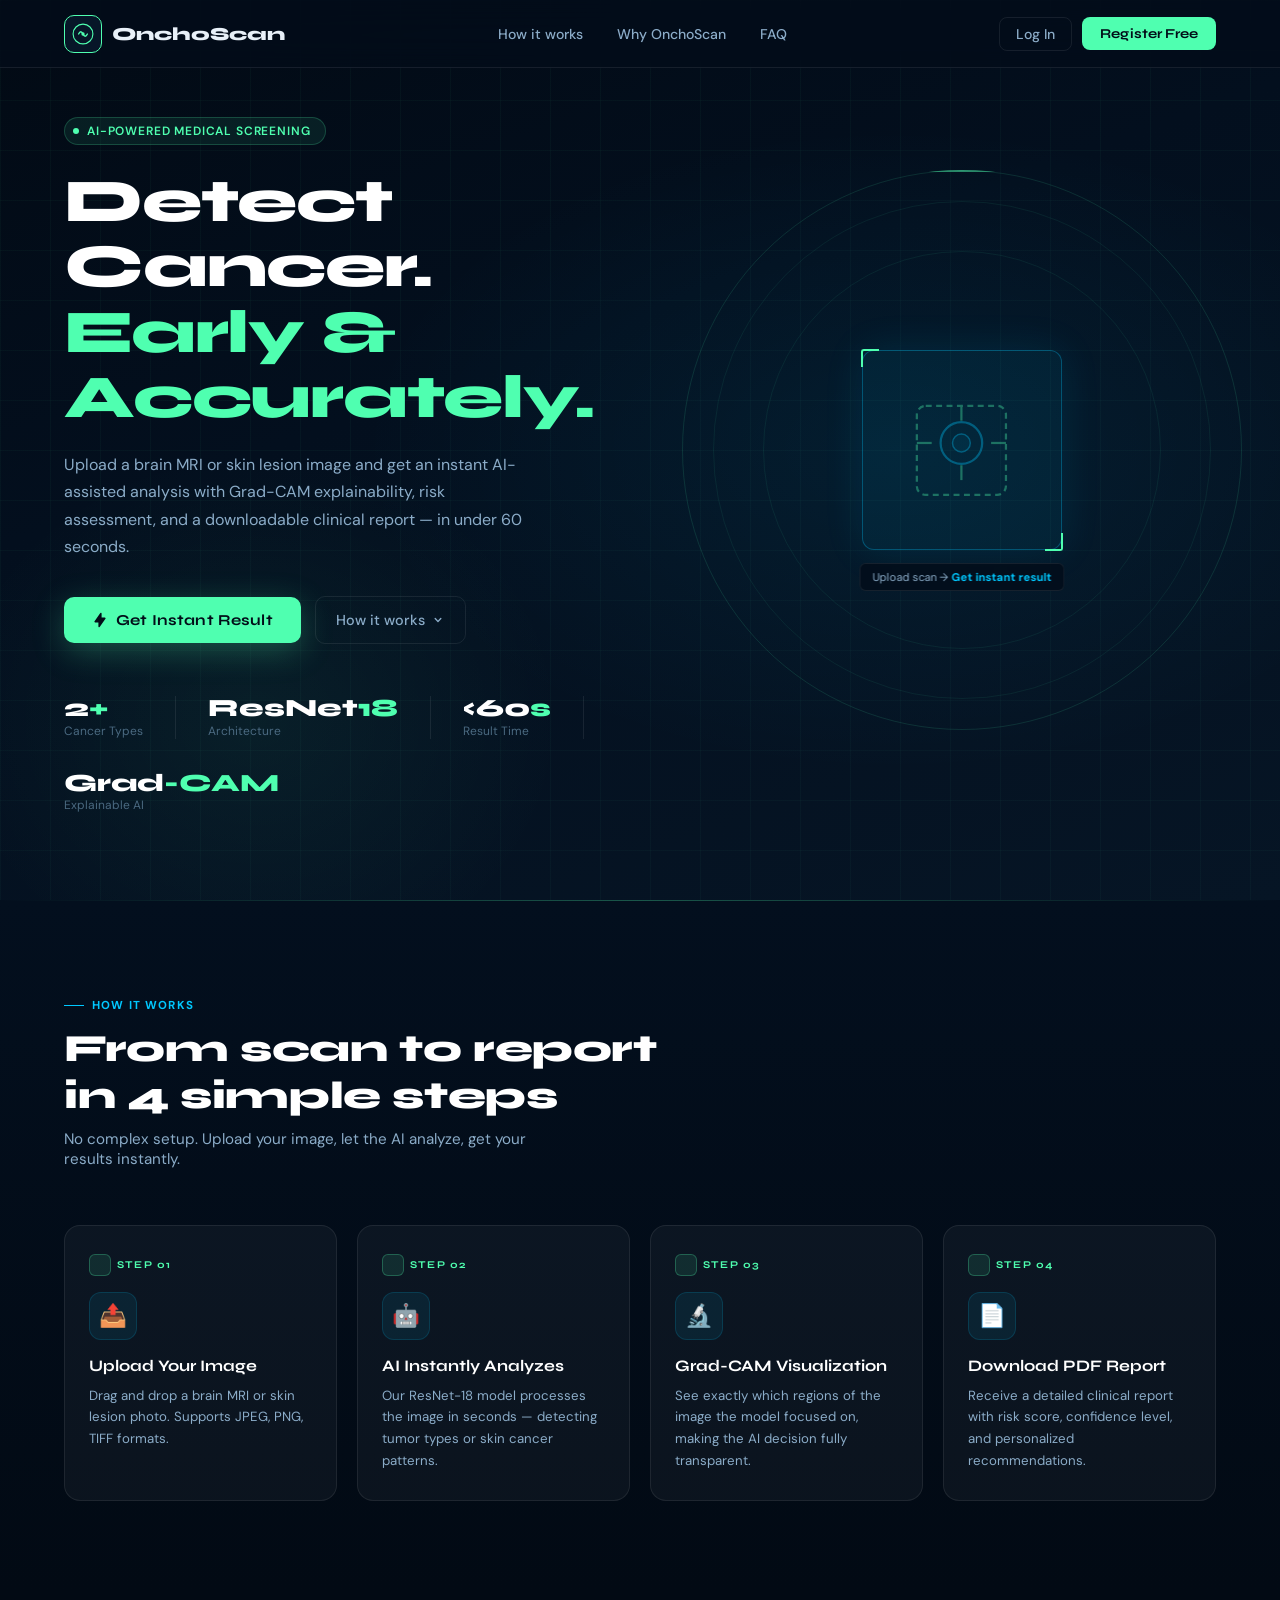
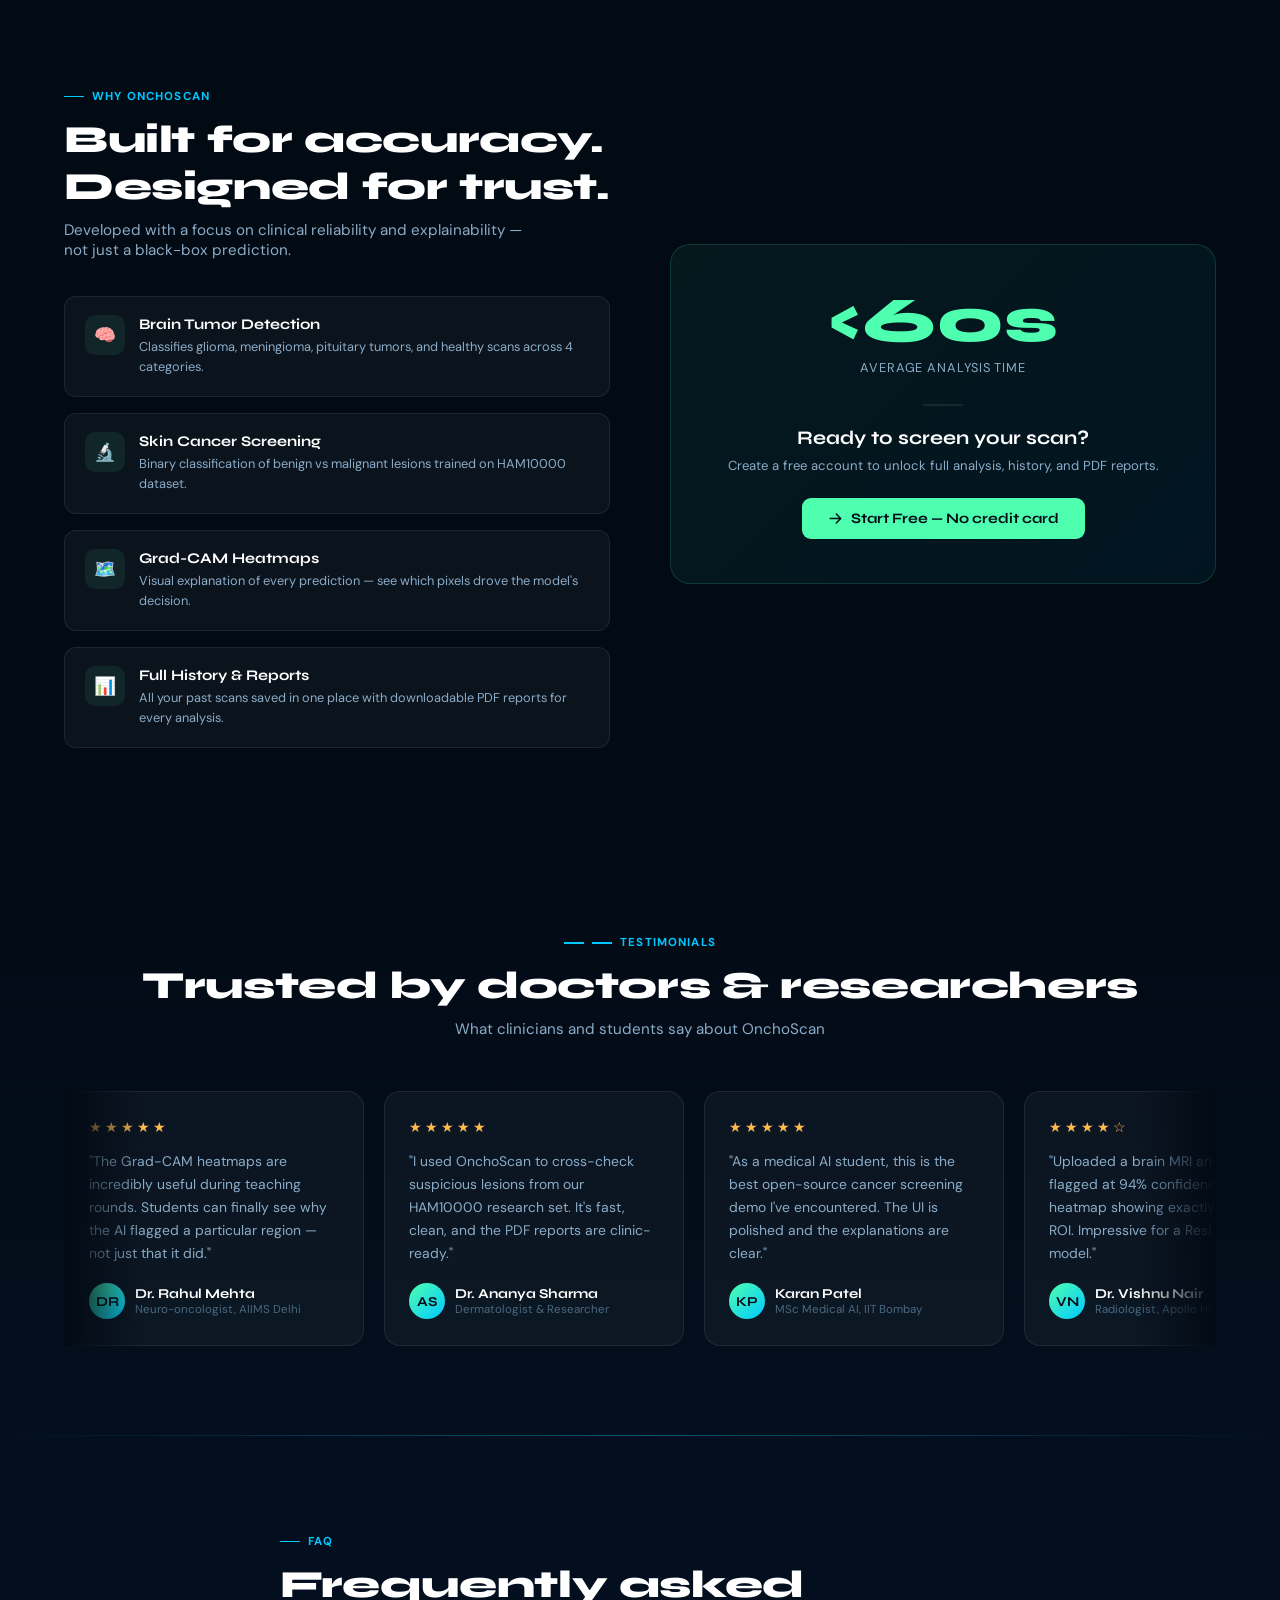
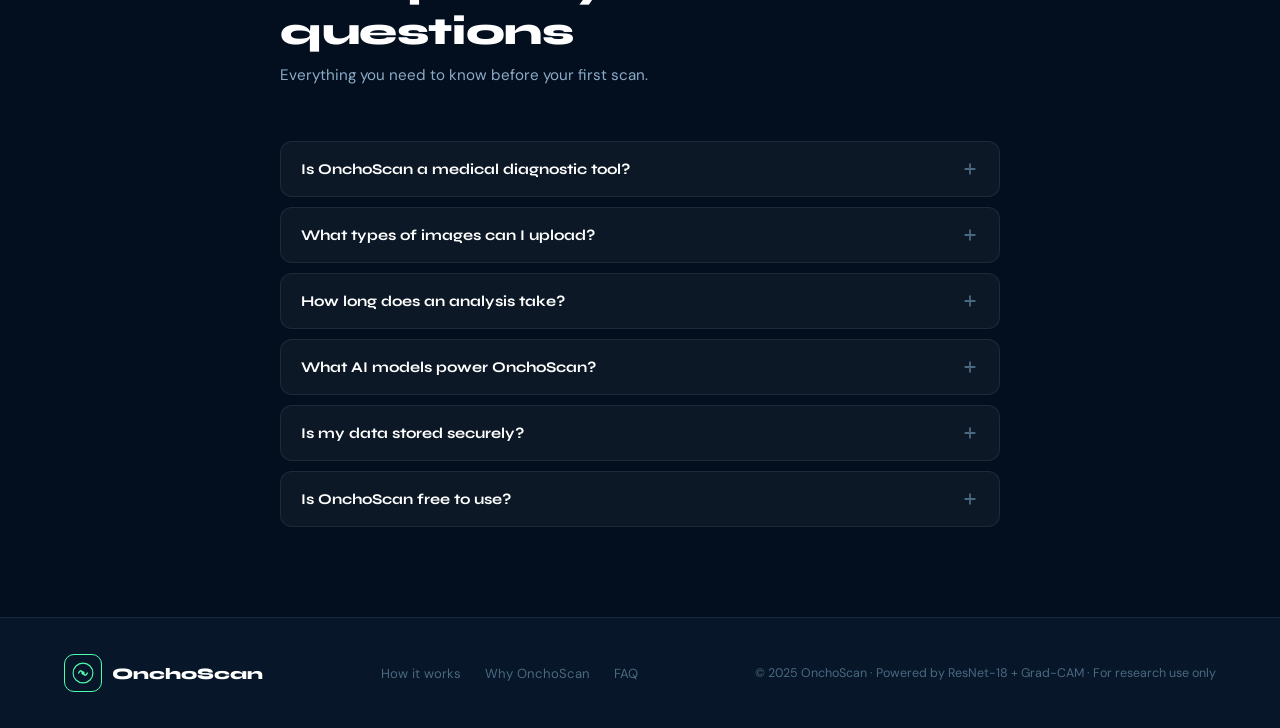
<file: index.html>
<!DOCTYPE html>
<html lang="en">
<head>
<meta charset="UTF-8">
<meta name="viewport" content="width=device-width, initial-scale=1.0">
<title>OnchoScan – AI Cancer Detection</title>
<link rel="preconnect" href="https://fonts.googleapis.com">
<link href="https://fonts.googleapis.com/css2?family=Syne:wght@400;600;700;800&family=DM+Sans:ital,wght@0,300;0,400;0,500;1,300&display=swap" rel="stylesheet">
<style>
  *, *::before, *::after { box-sizing: border-box; margin: 0; padding: 0; }

  :root {
    --navy:    #030d1a;
    --navy2:   #071628;
    --accent:  #4fffb0;
    --accent2: #00c8ff;
    --accent3: #ff4f7b;
    --text:    #e8f0f8;
    --text2:   #8bacc8;
    --text3:   #4a6980;
    --card:    rgba(255,255,255,0.04);
    --border:  rgba(255,255,255,0.08);
    --font:    'Syne', sans-serif;
    --body:    'DM Sans', sans-serif;
  }

  html { scroll-behavior: smooth; }

  body {
    background: var(--navy);
    color: var(--text);
    font-family: var(--body);
    overflow-x: hidden;
  }

  /* ── NAVBAR ───────────────────────────────────────────── */
  .navbar {
    position: fixed; top: 0; left: 0; right: 0; z-index: 100;
    display: flex; align-items: center; justify-content: space-between;
    padding: 0 5%;
    height: 68px;
    background: rgba(3,13,26,0.75);
    backdrop-filter: blur(18px);
    border-bottom: 1px solid var(--border);
    transition: background 0.3s;
  }
  .nav-brand {
    display: flex; align-items: center; gap: 10px;
    text-decoration: none; color: var(--text);
    font-family: var(--font); font-weight: 800; font-size: 1.15rem;
  }
  .nav-logo {
    width: 38px; height: 38px;
    background: var(--navy2);
    border: 1.5px solid var(--accent);
    border-radius: 10px;
    display: flex; align-items: center; justify-content: center;
  }
  .nav-logo svg { width: 22px; height: 22px; }
  .nav-links {
    display: flex; align-items: center; gap: 6px;
  }
  .nav-links a {
    text-decoration: none;
    color: var(--text2);
    font-family: var(--body); font-size: 0.88rem; font-weight: 500;
    padding: 7px 14px; border-radius: 8px;
    transition: color 0.2s, background 0.2s;
  }
  .nav-links a:hover { color: var(--text); background: var(--card); }
  .nav-cta-row { display: flex; align-items: center; gap: 10px; }
  .btn-nav-login {
    text-decoration: none;
    color: var(--text2);
    font-family: var(--body); font-size: 0.88rem; font-weight: 500;
    padding: 7px 16px; border-radius: 8px;
    border: 1px solid var(--border);
    transition: all 0.2s;
  }
  .btn-nav-login:hover { color: var(--text); border-color: rgba(255,255,255,0.2); }
  .btn-nav-reg {
    text-decoration: none;
    background: var(--accent);
    color: #020d18;
    font-family: var(--font); font-size: 0.85rem; font-weight: 700;
    padding: 8px 18px; border-radius: 8px;
    transition: opacity 0.2s, transform 0.15s;
    letter-spacing: 0.01em;
  }
  .btn-nav-reg:hover { opacity: 0.88; transform: translateY(-1px); }

  /* ── HERO ──────────────────────────────────────────────── */
  .hero {
    position: relative;
    min-height: 100vh;
    display: flex; flex-direction: column; justify-content: center;
    padding: 110px 5% 80px;
    overflow: hidden;
  }

  /* Background layers */
  .hero-bg {
    position: absolute; inset: 0; z-index: 0;
    background:
      radial-gradient(ellipse 70% 60% at 70% 50%, rgba(0,200,255,0.07) 0%, transparent 60%),
      radial-gradient(ellipse 40% 50% at 20% 80%, rgba(79,255,176,0.06) 0%, transparent 60%),
      linear-gradient(160deg, #020a14 0%, #030f1e 40%, #061525 100%);
  }
  /* Medical scan grid lines */
  .hero-grid {
    position: absolute; inset: 0; z-index: 0;
    background-image:
      linear-gradient(rgba(79,255,176,0.03) 1px, transparent 1px),
      linear-gradient(90deg, rgba(79,255,176,0.03) 1px, transparent 1px);
    background-size: 50px 50px;
  }
  /* Big faint circle scanner motif */
  .hero-scanner {
    position: absolute; right: 3%; top: 50%;
    transform: translateY(-50%);
    width: min(560px, 50vw); height: min(560px, 50vw);
    border-radius: 50%;
    border: 1.5px solid rgba(79,255,176,0.12);
    z-index: 0;
  }
  .hero-scanner::before, .hero-scanner::after {
    content: ''; position: absolute; border-radius: 50%;
    border: 1px solid rgba(79,255,176,0.07);
  }
  .hero-scanner::before { inset: 30px; }
  .hero-scanner::after  { inset: 80px; }
  /* Scan line animation */
  .hero-scanline {
    position: absolute; right: 3%; top: 50%;
    transform: translateY(-50%);
    width: min(560px, 50vw); height: min(560px, 50vw);
    border-radius: 50%;
    overflow: hidden;
    z-index: 0;
    pointer-events: none;
  }
  .hero-scanline::after {
    content: '';
    position: absolute; left: 0; right: 0;
    height: 2px;
    background: linear-gradient(90deg, transparent, rgba(79,255,176,0.5), transparent);
    animation: scanline 3s ease-in-out infinite;
  }
  @keyframes scanline {
    0%   { top: 0%; opacity: 0; }
    10%  { opacity: 1; }
    90%  { opacity: 1; }
    100% { top: 100%; opacity: 0; }
  }

  /* Medical image mockup inside circle */
  .hero-img-wrap {
    position: absolute; right: calc(3% + min(560px,50vw)/2 - min(200px,18vw)/2);
    top: 50%; transform: translateY(-50%);
    z-index: 2;
  }
  .hero-img-box {
    width: min(200px, 18vw); height: min(200px, 18vw);
    background: rgba(0,200,255,0.06);
    border: 1.5px solid rgba(0,200,255,0.3);
    border-radius: 12px;
    display: flex; align-items: center; justify-content: center;
    position: relative;
    box-shadow: 0 0 40px rgba(0,200,255,0.1);
  }
  .hero-img-box svg { width: 60%; height: 60%; opacity: 0.35; }
  /* Corner brackets */
  .hero-img-box::before, .hero-img-box::after {
    content: '';
    position: absolute;
    width: 18px; height: 18px;
    border-color: var(--accent);
    border-style: solid;
  }
  .hero-img-box::before { top: -2px; left: -2px; border-width: 2px 0 0 2px; border-radius: 3px 0 0 0; }
  .hero-img-box::after  { bottom: -2px; right: -2px; border-width: 0 2px 2px 0; border-radius: 0 0 3px 0; }
  .hib-tag {
    position: absolute; bottom: -42px; left: 50%;
    transform: translateX(-50%);
    background: rgba(3,13,26,0.85);
    border: 1px solid var(--border);
    border-radius: 6px;
    padding: 6px 12px;
    font-size: 0.7rem; color: var(--text2);
    white-space: nowrap;
    backdrop-filter: blur(8px);
  }
  .hib-tag strong { color: var(--accent2); }

  /* Content */
  .hero-content { position: relative; z-index: 2; max-width: 580px; }
  .hero-eyebrow {
    display: inline-flex; align-items: center; gap: 8px;
    background: rgba(79,255,176,0.08);
    border: 1px solid rgba(79,255,176,0.2);
    border-radius: 20px;
    padding: 5px 14px 5px 8px;
    font-size: 0.75rem; font-weight: 600; color: var(--accent);
    text-transform: uppercase; letter-spacing: 0.07em;
    margin-bottom: 24px;
    animation: fadeUp 0.6s ease both;
  }
  .hero-eyebrow span {
    width: 6px; height: 6px; border-radius: 50%;
    background: var(--accent);
    animation: pulse 1.8s ease infinite;
  }
  @keyframes pulse {
    0%,100% { opacity: 1; transform: scale(1); }
    50%      { opacity: 0.4; transform: scale(0.6); }
  }
  .hero-h1 {
    font-family: var(--font); font-size: clamp(2.4rem, 5vw, 3.8rem);
    font-weight: 800; line-height: 1.08; letter-spacing: -0.02em;
    color: #fff;
    margin-bottom: 20px;
    animation: fadeUp 0.6s 0.1s ease both;
  }
  .hero-h1 em { font-style: normal; color: var(--accent); }
  .hero-sub {
    font-size: 1rem; color: var(--text2); line-height: 1.7;
    max-width: 460px; margin-bottom: 36px;
    animation: fadeUp 0.6s 0.2s ease both;
  }
  .hero-btns {
    display: flex; flex-wrap: wrap; align-items: center; gap: 14px;
    animation: fadeUp 0.6s 0.3s ease both;
    margin-bottom: 52px;
  }
  .btn-hero-main {
    display: inline-flex; align-items: center; gap: 8px;
    background: var(--accent); color: #020d18;
    font-family: var(--font); font-weight: 700; font-size: 0.95rem;
    padding: 14px 28px; border-radius: 10px;
    text-decoration: none; letter-spacing: 0.01em;
    transition: opacity 0.2s, transform 0.15s, box-shadow 0.2s;
    box-shadow: 0 8px 32px rgba(79,255,176,0.25);
  }
  .btn-hero-main:hover { opacity: 0.9; transform: translateY(-2px); box-shadow: 0 12px 40px rgba(79,255,176,0.35); }
  .btn-hero-sec {
    display: inline-flex; align-items: center; gap: 6px;
    color: var(--text2); font-size: 0.9rem; font-weight: 500;
    text-decoration: none; padding: 14px 20px;
    border: 1px solid var(--border); border-radius: 10px;
    transition: all 0.2s;
  }
  .btn-hero-sec:hover { color: var(--text); border-color: rgba(255,255,255,0.2); }

  /* Stats strip */
  .hero-stats {
    display: flex; flex-wrap: wrap; gap: 32px;
    animation: fadeUp 0.6s 0.4s ease both;
  }
  .hs-item { display: flex; flex-direction: column; gap: 2px; }
  .hs-num {
    font-family: var(--font); font-size: 1.55rem; font-weight: 800;
    color: #fff; line-height: 1;
  }
  .hs-num span { color: var(--accent); }
  .hs-label { font-size: 0.75rem; color: var(--text3); font-weight: 400; }
  .hs-div { width: 1px; background: var(--border); align-self: stretch; }

  @keyframes fadeUp {
    from { opacity: 0; transform: translateY(24px); }
    to   { opacity: 1; transform: translateY(0); }
  }

  /* ── STEPS SECTION ──────────────────────────────────────── */
  .steps-section {
    background: linear-gradient(180deg, #030f1e 0%, #020a14 100%);
    padding: 90px 5%;
    position: relative;
    overflow: hidden;
  }
  .steps-section::before {
    content: '';
    position: absolute; top: 0; left: 0; right: 0;
    height: 1px;
    background: linear-gradient(90deg, transparent, var(--accent), transparent);
    opacity: 0.3;
  }
  .section-label {
    display: inline-flex; align-items: center; gap: 8px;
    font-size: 0.72rem; font-weight: 700; text-transform: uppercase;
    letter-spacing: 0.1em; color: var(--accent2);
    margin-bottom: 12px;
  }
  .section-label::before { content: ''; width: 20px; height: 1.5px; background: var(--accent2); }
  .section-title {
    font-family: var(--font); font-size: clamp(1.7rem, 3.5vw, 2.4rem);
    font-weight: 800; color: #fff; margin-bottom: 10px;
    letter-spacing: -0.01em;
  }
  .section-sub { font-size: 0.95rem; color: var(--text2); max-width: 480px; margin-bottom: 56px; }

  .steps-grid {
    display: grid;
    grid-template-columns: repeat(auto-fit, minmax(220px, 1fr));
    gap: 20px;
  }
  .step-card {
    background: var(--card);
    border: 1px solid var(--border);
    border-radius: 16px;
    padding: 28px 24px;
    position: relative;
    overflow: hidden;
    transition: border-color 0.25s, transform 0.25s;
  }
  .step-card:hover { border-color: rgba(79,255,176,0.3); transform: translateY(-4px); }
  .step-card::before {
    content: '';
    position: absolute; top: 0; left: 0; right: 0; height: 2px;
    background: linear-gradient(90deg, var(--accent), var(--accent2));
    opacity: 0;
    transition: opacity 0.25s;
  }
  .step-card:hover::before { opacity: 1; }
  .step-num {
    font-family: var(--font); font-size: 0.65rem; font-weight: 700;
    letter-spacing: 0.12em; text-transform: uppercase;
    color: var(--accent); margin-bottom: 16px;
    display: flex; align-items: center; gap: 6px;
  }
  .step-num::before {
    content: '';
    display: inline-block;
    width: 22px; height: 22px;
    background: rgba(79,255,176,0.1);
    border: 1px solid rgba(79,255,176,0.25);
    border-radius: 6px;
    background-image: var(--step-n);
  }
  .step-icon {
    width: 48px; height: 48px;
    background: rgba(0,200,255,0.08);
    border: 1px solid rgba(0,200,255,0.15);
    border-radius: 12px;
    display: flex; align-items: center; justify-content: center;
    margin-bottom: 16px;
    font-size: 1.4rem;
  }
  .step-card h4 {
    font-family: var(--font); font-size: 1rem; font-weight: 700;
    color: #fff; margin-bottom: 8px; line-height: 1.3;
  }
  .step-card p { font-size: 0.83rem; color: var(--text2); line-height: 1.65; }

  /* connector arrow between steps */
  .step-connector {
    display: flex; align-items: center; justify-content: center;
    color: var(--text3); font-size: 1.1rem; padding-top: 32px;
    pointer-events: none;
  }
  @media(max-width:768px) { .step-connector { display: none; } }

  /* ── WHY SECTION ──────────────────────────────────────── */
  .why-section {
    background: #020a14;
    padding: 90px 5%;
    display: grid;
    grid-template-columns: 1fr 1fr;
    gap: 60px;
    align-items: center;
  }
  @media(max-width:820px) { .why-section { grid-template-columns: 1fr; } }
  .why-features { display: flex; flex-direction: column; gap: 16px; }
  .why-feat {
    display: flex; align-items: flex-start; gap: 14px;
    background: var(--card); border: 1px solid var(--border);
    border-radius: 12px; padding: 18px 20px;
    transition: border-color 0.2s;
  }
  .why-feat:hover { border-color: rgba(79,255,176,0.2); }
  .wf-icon {
    width: 40px; height: 40px; flex-shrink: 0;
    background: rgba(79,255,176,0.08);
    border-radius: 10px;
    display: flex; align-items: center; justify-content: center;
    font-size: 1.1rem;
  }
  .wf-text h5 {
    font-family: var(--font); font-size: 0.92rem; font-weight: 700;
    color: #fff; margin-bottom: 4px;
  }
  .wf-text p { font-size: 0.8rem; color: var(--text2); line-height: 1.6; }
  .why-cta-box {
    background: linear-gradient(135deg, rgba(79,255,176,0.06) 0%, rgba(0,200,255,0.06) 100%);
    border: 1px solid rgba(79,255,176,0.15);
    border-radius: 20px;
    padding: 44px 40px;
    text-align: center;
  }
  .why-cta-box .big-num {
    font-family: var(--font); font-size: 4rem; font-weight: 800;
    color: var(--accent); line-height: 1; margin-bottom: 6px;
  }
  .why-cta-box .big-label {
    font-size: 0.8rem; color: var(--text2); text-transform: uppercase;
    letter-spacing: 0.07em; margin-bottom: 28px;
  }
  .why-cta-box .sep { width: 40px; height: 2px; background: var(--border); margin: 20px auto; }
  .why-cta-box .cta-txt {
    font-family: var(--font); font-size: 1.2rem; font-weight: 700;
    color: #fff; margin-bottom: 8px;
  }
  .why-cta-box .cta-sub { font-size: 0.82rem; color: var(--text2); margin-bottom: 24px; }
  .btn-cta {
    display: inline-flex; align-items: center; gap: 8px;
    background: var(--accent); color: #020d18;
    font-family: var(--font); font-weight: 700; font-size: 0.9rem;
    padding: 12px 26px; border-radius: 9px;
    text-decoration: none;
    transition: opacity 0.2s, transform 0.15s;
  }
  .btn-cta:hover { opacity: 0.88; transform: translateY(-1px); }

  /* ── TESTIMONIALS ──────────────────────────────────────── */
  .testimonials-section {
    background: linear-gradient(180deg, #020a14 0%, #030f1e 100%);
    padding: 90px 5%;
    position: relative; overflow: hidden;
  }
  .testimonials-section::before {
    content: '';
    position: absolute; bottom: 0; left: 0; right: 0;
    height: 1px;
    background: linear-gradient(90deg, transparent, rgba(0,200,255,0.4), transparent);
  }
  .testi-header { text-align: center; margin-bottom: 52px; }
  .testi-track-wrap { overflow: hidden; position: relative; }
  /* Fade edges */
  .testi-track-wrap::before, .testi-track-wrap::after {
    content: ''; position: absolute; top: 0; bottom: 0; width: 80px; z-index: 2; pointer-events: none;
  }
  .testi-track-wrap::before { left: 0; background: linear-gradient(90deg, #020a14, transparent); }
  .testi-track-wrap::after  { right: 0; background: linear-gradient(-90deg, #020a14, transparent); }

  .testi-track {
    display: flex; gap: 20px;
    animation: scroll-testi 32s linear infinite;
    width: max-content;
  }
  .testi-track:hover { animation-play-state: paused; }
  @keyframes scroll-testi {
    0%   { transform: translateX(0); }
    100% { transform: translateX(-50%); }
  }

  .testi-card {
    background: var(--card);
    border: 1px solid var(--border);
    border-radius: 16px;
    padding: 26px 24px;
    width: 300px; flex-shrink: 0;
    transition: border-color 0.2s;
  }
  .testi-card:hover { border-color: rgba(79,255,176,0.25); }
  .testi-stars { display: flex; gap: 3px; margin-bottom: 14px; }
  .testi-stars span { color: #ffb84f; font-size: 0.9rem; }
  .testi-quote { font-size: 0.87rem; color: var(--text2); line-height: 1.65; margin-bottom: 18px; }
  .testi-author { display: flex; align-items: center; gap: 10px; }
  .testi-avatar {
    width: 36px; height: 36px; border-radius: 50%;
    background: linear-gradient(135deg, var(--accent), var(--accent2));
    display: flex; align-items: center; justify-content: center;
    font-family: var(--font); font-weight: 700; font-size: 0.85rem;
    color: #020d18; flex-shrink: 0;
  }
  .testi-name { font-family: var(--font); font-size: 0.85rem; font-weight: 700; color: #fff; }
  .testi-role { font-size: 0.72rem; color: var(--text3); }

  /* ── FAQ ──────────────────────────────────────────────── */
  .faq-section {
    background: #030f1e;
    padding: 90px 5%;
    max-width: 800px;
    margin: 0 auto;
  }
  .faq-section .section-title { text-align: center; }
  .faq-section .section-sub { text-align: center; margin: 0 auto 52px; }
  .faq-list { display: flex; flex-direction: column; gap: 10px; }
  .faq-item {
    background: var(--card);
    border: 1px solid var(--border);
    border-radius: 12px;
    overflow: hidden;
    transition: border-color 0.2s;
  }
  .faq-item:hover { border-color: rgba(79,255,176,0.2); }
  .faq-q {
    width: 100%; background: none; border: none; cursor: pointer;
    display: flex; justify-content: space-between; align-items: center;
    padding: 18px 20px;
    font-family: var(--font); font-size: 0.93rem; font-weight: 700;
    color: #fff; text-align: left;
    transition: color 0.2s;
    gap: 12px;
  }
  .faq-q:hover { color: var(--accent); }
  .faq-q svg { width: 18px; height: 18px; flex-shrink: 0; color: var(--text3); transition: transform 0.3s, color 0.2s; }
  .faq-item.open .faq-q svg { transform: rotate(45deg); color: var(--accent); }
  .faq-a {
    max-height: 0; overflow: hidden;
    font-size: 0.86rem; color: var(--text2); line-height: 1.7;
    transition: max-height 0.35s ease, padding 0.3s ease;
    padding: 0 20px;
  }
  .faq-item.open .faq-a { max-height: 200px; padding: 0 20px 18px; }

  /* ── FOOTER ──────────────────────────────────────────── */
  .footer {
    background: var(--navy2);
    border-top: 1px solid var(--border);
    padding: 36px 5%;
    display: flex; flex-wrap: wrap;
    align-items: center; justify-content: space-between;
    gap: 16px;
  }
  .footer-brand {
    display: flex; align-items: center; gap: 10px;
    font-family: var(--font); font-weight: 800; color: #fff; font-size: 1rem;
  }
  .footer-links { display: flex; flex-wrap: wrap; gap: 4px; }
  .footer-links a {
    text-decoration: none; color: var(--text3); font-size: 0.82rem;
    padding: 5px 10px; border-radius: 6px;
    transition: color 0.2s;
  }
  .footer-links a:hover { color: var(--text2); }
  .footer-copy { font-size: 0.78rem; color: var(--text3); }

  /* ── Responsive ──────────────────────────────────────── */
  @media(max-width:900px) {
    .hero-img-wrap, .hero-scanner, .hero-scanline { display: none; }
    .hero-content { max-width: 100%; }
    .nav-links { display: none; }
  }
  @media(max-width:540px) {
    .hero-h1 { font-size: 2rem; }
    .hero-stats { gap: 20px; }
  }
</style>
</head>
<body>

<!-- ── NAVBAR ─────────────────────────────────────────────── -->
<nav class="navbar" id="navbar">
  <a href="#" class="nav-brand">
    <div class="nav-logo">
      <svg viewBox="0 0 40 40" fill="none">
        <circle cx="20" cy="20" r="18" stroke="#4fffb0" stroke-width="2"/>
        <path d="M12 20 Q16 12 20 20 Q24 28 28 20" stroke="#4fffb0" stroke-width="2.5" fill="none" stroke-linecap="round"/>
        <circle cx="20" cy="20" r="3" fill="#4fffb0"/>
      </svg>
    </div>
    OnchoScan
  </a>

  <div class="nav-links">
    <a href="#steps">How it works</a>
    <a href="#why">Why OnchoScan</a>
    <a href="#faq">FAQ</a>
  </div>
  <div class="nav-cta-row">
    <a href="login.html" class="btn-nav-login">Log In</a>
    <a href="login.html" class="btn-nav-reg">Register Free</a>
  </div>
</nav>

<!-- ── HERO ───────────────────────────────────────────────── -->
<section class="hero">
  <div class="hero-bg"></div>
  <div class="hero-grid"></div>

  <!-- Scanner visual -->
  <div class="hero-scanner"></div>
  <div class="hero-scanline"></div>
  <div class="hero-img-wrap">
    <div class="hero-img-box">
      <svg viewBox="0 0 80 80" fill="none">
        <rect x="10" y="10" width="60" height="60" rx="6" stroke="#4fffb0" stroke-width="1.5" stroke-dasharray="4 3"/>
        <circle cx="40" cy="35" r="14" stroke="#00c8ff" stroke-width="1.5"/>
        <circle cx="40" cy="35" r="6" fill="rgba(0,200,255,0.15)" stroke="#00c8ff" stroke-width="1"/>
        <line x1="40" y1="10" x2="40" y2="20" stroke="#4fffb0" stroke-width="1.5"/>
        <line x1="40" y1="50" x2="40" y2="60" stroke="#4fffb0" stroke-width="1.5"/>
        <line x1="10" y1="35" x2="20" y2="35" stroke="#4fffb0" stroke-width="1.5"/>
        <line x1="60" y1="35" x2="70" y2="35" stroke="#4fffb0" stroke-width="1.5"/>
      </svg>
      <div class="hib-tag">Upload scan → <strong>Get instant result</strong></div>
    </div>
  </div>

  <div class="hero-content">
    <div class="hero-eyebrow">
      <span></span>
      AI-Powered Medical Screening
    </div>
    <h1 class="hero-h1">Detect Cancer.<br><em>Early & Accurately.</em></h1>
    <p class="hero-sub">
      Upload a brain MRI or skin lesion image and get an instant AI-assisted analysis with Grad-CAM explainability, risk assessment, and a downloadable clinical report — in under 60 seconds.
    </p>
    <div class="hero-btns">
      <a href="/onchoscan/dashboard.html" class="btn-hero-main" id="ctaMain">
        <svg width="16" height="16" viewBox="0 0 20 20" fill="currentColor"><path fill-rule="evenodd" d="M11.3 1.046A1 1 0 0112 2v5h4a1 1 0 01.82 1.573l-7 10A1 1 0 018 18v-5H4a1 1 0 01-.82-1.573l7-10a1 1 0 011.12-.38z" clip-rule="evenodd"/></svg>
        Get Instant Result
      </a>
      <a href="#steps" class="btn-hero-sec">
        How it works
        <svg width="14" height="14" viewBox="0 0 20 20" fill="currentColor"><path fill-rule="evenodd" d="M5.293 7.293a1 1 0 011.414 0L10 10.586l3.293-3.293a1 1 0 111.414 1.414l-4 4a1 1 0 01-1.414 0l-4-4a1 1 0 010-1.414z" clip-rule="evenodd"/></svg>
      </a>
    </div>
    <div class="hero-stats">
      <div class="hs-item">
        <div class="hs-num">2<span>+</span></div>
        <div class="hs-label">Cancer Types</div>
      </div>
      <div class="hs-div"></div>
      <div class="hs-item">
        <div class="hs-num">ResNet<span>18</span></div>
        <div class="hs-label">Architecture</div>
      </div>
      <div class="hs-div"></div>
      <div class="hs-item">
        <div class="hs-num">&lt;60<span>s</span></div>
        <div class="hs-label">Result Time</div>
      </div>
      <div class="hs-div"></div>
      <div class="hs-item">
        <div class="hs-num">Grad<span>-CAM</span></div>
        <div class="hs-label">Explainable AI</div>
      </div>
    </div>
  </div>
</section>

<!-- ── STEPS SECTION ──────────────────────────────────────── -->
<section class="steps-section" id="steps">
  <div class="section-label">How It Works</div>
  <h2 class="section-title">From scan to report<br>in 4 simple steps</h2>
  <p class="section-sub">No complex setup. Upload your image, let the AI analyze, get your results instantly.</p>

  <div class="steps-grid">
    <div class="step-card">
      <div class="step-num">Step 01</div>
      <div class="step-icon">📤</div>
      <h4>Upload Your Image</h4>
      <p>Drag and drop a brain MRI or skin lesion photo. Supports JPEG, PNG, TIFF formats.</p>
    </div>
    <div class="step-card">
      <div class="step-num">Step 02</div>
      <div class="step-icon">🤖</div>
      <h4>AI Instantly Analyzes</h4>
      <p>Our ResNet-18 model processes the image in seconds — detecting tumor types or skin cancer patterns.</p>
    </div>
    <div class="step-card">
      <div class="step-num">Step 03</div>
      <div class="step-icon">🔬</div>
      <h4>Grad-CAM Visualization</h4>
      <p>See exactly which regions of the image the model focused on, making the AI decision fully transparent.</p>
    </div>
    <div class="step-card">
      <div class="step-num">Step 04</div>
      <div class="step-icon">📄</div>
      <h4>Download PDF Report</h4>
      <p>Receive a detailed clinical report with risk score, confidence level, and personalized recommendations.</p>
    </div>
  </div>
</section>

<!-- ── WHY SECTION ────────────────────────────────────────── -->
<section class="why-section" id="why">
  <div>
    <div class="section-label">Why OnchoScan</div>
    <h2 class="section-title">Built for accuracy.<br>Designed for trust.</h2>
    <p class="section-sub" style="margin-bottom:36px">Developed with a focus on clinical reliability and explainability — not just a black-box prediction.</p>
    <div class="why-features">
      <div class="why-feat">
        <div class="wf-icon">🧠</div>
        <div class="wf-text">
          <h5>Brain Tumor Detection</h5>
          <p>Classifies glioma, meningioma, pituitary tumors, and healthy scans across 4 categories.</p>
        </div>
      </div>
      <div class="why-feat">
        <div class="wf-icon">🔬</div>
        <div class="wf-text">
          <h5>Skin Cancer Screening</h5>
          <p>Binary classification of benign vs malignant lesions trained on HAM10000 dataset.</p>
        </div>
      </div>
      <div class="why-feat">
        <div class="wf-icon">🗺️</div>
        <div class="wf-text">
          <h5>Grad-CAM Heatmaps</h5>
          <p>Visual explanation of every prediction — see which pixels drove the model's decision.</p>
        </div>
      </div>
      <div class="why-feat">
        <div class="wf-icon">📊</div>
        <div class="wf-text">
          <h5>Full History & Reports</h5>
          <p>All your past scans saved in one place with downloadable PDF reports for every analysis.</p>
        </div>
      </div>
    </div>
  </div>

  <div>
    <div class="why-cta-box">
      <div class="big-num">&lt;60s</div>
      <div class="big-label">Average analysis time</div>
      <div class="sep"></div>
      <div class="cta-txt">Ready to screen your scan?</div>
      <div class="cta-sub">Create a free account to unlock full analysis, history, and PDF reports.</div>
      <a href="/onchoscan/dashboard.html" class="btn-cta" id="ctaSecond">
        <svg width="15" height="15" viewBox="0 0 20 20" fill="currentColor"><path fill-rule="evenodd" d="M10.293 3.293a1 1 0 011.414 0l6 6a1 1 0 010 1.414l-6 6a1 1 0 01-1.414-1.414L14.586 11H3a1 1 0 110-2h11.586l-4.293-4.293a1 1 0 010-1.414z" clip-rule="evenodd"/></svg>
        Start Free — No credit card
      </a>
    </div>
  </div>
</section>

<!-- ── TESTIMONIALS ───────────────────────────────────────── -->
<section class="testimonials-section" id="testimonials">
  <div class="testi-header">
    <div class="section-label" style="justify-content:center;gap:8px">
      <span style="width:20px;height:1.5px;background:var(--accent2);display:inline-block"></span>
      Testimonials
    </div>
    <h2 class="section-title">Trusted by doctors &amp; researchers</h2>
    <p style="color:var(--text2);font-size:0.95rem;margin-top:8px">What clinicians and students say about OnchoScan</p>
  </div>

  <div class="testi-track-wrap">
    <div class="testi-track" id="testiTrack">
      <!-- Cards set 1 -->
      <div class="testi-card">
        <div class="testi-stars"><span>★</span><span>★</span><span>★</span><span>★</span><span>★</span></div>
        <p class="testi-quote">"The Grad-CAM heatmaps are incredibly useful during teaching rounds. Students can finally see why the AI flagged a particular region — not just that it did."</p>
        <div class="testi-author">
          <div class="testi-avatar">DR</div>
          <div><div class="testi-name">Dr. Rahul Mehta</div><div class="testi-role">Neuro-oncologist, AIIMS Delhi</div></div>
        </div>
      </div>
      <div class="testi-card">
        <div class="testi-stars"><span>★</span><span>★</span><span>★</span><span>★</span><span>★</span></div>
        <p class="testi-quote">"I used OnchoScan to cross-check suspicious lesions from our HAM10000 research set. It's fast, clean, and the PDF reports are clinic-ready."</p>
        <div class="testi-author">
          <div class="testi-avatar">AS</div>
          <div><div class="testi-name">Dr. Ananya Sharma</div><div class="testi-role">Dermatologist & Researcher</div></div>
        </div>
      </div>
      <div class="testi-card">
        <div class="testi-stars"><span>★</span><span>★</span><span>★</span><span>★</span><span>★</span></div>
        <p class="testi-quote">"As a medical AI student, this is the best open-source cancer screening demo I've encountered. The UI is polished and the explanations are clear."</p>
        <div class="testi-author">
          <div class="testi-avatar">KP</div>
          <div><div class="testi-name">Karan Patel</div><div class="testi-role">MSc Medical AI, IIT Bombay</div></div>
        </div>
      </div>
      <div class="testi-card">
        <div class="testi-stars"><span>★</span><span>★</span><span>★</span><span>★</span><span>☆</span></div>
        <p class="testi-quote">"Uploaded a brain MRI and got glioma flagged at 94% confidence with a heatmap showing exactly the right ROI. Impressive for a ResNet-18 model."</p>
        <div class="testi-author">
          <div class="testi-avatar">VN</div>
          <div><div class="testi-name">Dr. Vishnu Nair</div><div class="testi-role">Radiologist, Apollo Hospitals</div></div>
        </div>
      </div>
      <div class="testi-card">
        <div class="testi-stars"><span>★</span><span>★</span><span>★</span><span>★</span><span>★</span></div>
        <p class="testi-quote">"The patient notes feature is a thoughtful touch. I can attach clinical context to every scan before generating the report. Very professional output."</p>
        <div class="testi-author">
          <div class="testi-avatar">PG</div>
          <div><div class="testi-name">Dr. Priya Gupta</div><div class="testi-role">Oncology Fellow, Tata Memorial</div></div>
        </div>
      </div>
      <div class="testi-card">
        <div class="testi-stars"><span>★</span><span>★</span><span>★</span><span>★</span><span>★</span></div>
        <p class="testi-quote">"We integrated OnchoScan into our telehealth prototype for rural screening. The risk level output and suggestions are exactly what rural health workers need."</p>
        <div class="testi-author">
          <div class="testi-avatar">SK</div>
          <div><div class="testi-name">Sneha Kulkarni</div><div class="testi-role">Health-tech Founder, Bengaluru</div></div>
        </div>
      </div>
      <!-- Duplicated for seamless loop -->
      <div class="testi-card">
        <div class="testi-stars"><span>★</span><span>★</span><span>★</span><span>★</span><span>★</span></div>
        <p class="testi-quote">"The Grad-CAM heatmaps are incredibly useful during teaching rounds. Students can finally see why the AI flagged a particular region — not just that it did."</p>
        <div class="testi-author">
          <div class="testi-avatar">DR</div>
          <div><div class="testi-name">Dr. Rahul Mehta</div><div class="testi-role">Neuro-oncologist, AIIMS Delhi</div></div>
        </div>
      </div>
      <div class="testi-card">
        <div class="testi-stars"><span>★</span><span>★</span><span>★</span><span>★</span><span>★</span></div>
        <p class="testi-quote">"I used OnchoScan to cross-check suspicious lesions from our HAM10000 research set. It's fast, clean, and the PDF reports are clinic-ready."</p>
        <div class="testi-author">
          <div class="testi-avatar">AS</div>
          <div><div class="testi-name">Dr. Ananya Sharma</div><div class="testi-role">Dermatologist & Researcher</div></div>
        </div>
      </div>
      <div class="testi-card">
        <div class="testi-stars"><span>★</span><span>★</span><span>★</span><span>★</span><span>★</span></div>
        <p class="testi-quote">"As a medical AI student, this is the best open-source cancer screening demo I've encountered. The UI is polished and the explanations are clear."</p>
        <div class="testi-author">
          <div class="testi-avatar">KP</div>
          <div><div class="testi-name">Karan Patel</div><div class="testi-role">MSc Medical AI, IIT Bombay</div></div>
        </div>
      </div>
      <div class="testi-card">
        <div class="testi-stars"><span>★</span><span>★</span><span>★</span><span>★</span><span>☆</span></div>
        <p class="testi-quote">"Uploaded a brain MRI and got glioma flagged at 94% confidence with a heatmap showing exactly the right ROI. Impressive for a ResNet-18 model."</p>
        <div class="testi-author">
          <div class="testi-avatar">VN</div>
          <div><div class="testi-name">Dr. Vishnu Nair</div><div class="testi-role">Radiologist, Apollo Hospitals</div></div>
        </div>
      </div>
      <div class="testi-card">
        <div class="testi-stars"><span>★</span><span>★</span><span>★</span><span>★</span><span>★</span></div>
        <p class="testi-quote">"The patient notes feature is a thoughtful touch. I can attach clinical context to every scan before generating the report. Very professional output."</p>
        <div class="testi-author">
          <div class="testi-avatar">PG</div>
          <div><div class="testi-name">Dr. Priya Gupta</div><div class="testi-role">Oncology Fellow, Tata Memorial</div></div>
        </div>
      </div>
      <div class="testi-card">
        <div class="testi-stars"><span>★</span><span>★</span><span>★</span><span>★</span><span>★</span></div>
        <p class="testi-quote">"We integrated OnchoScan into our telehealth prototype for rural screening. The risk level output and suggestions are exactly what rural health workers need."</p>
        <div class="testi-author">
          <div class="testi-avatar">SK</div>
          <div><div class="testi-name">Sneha Kulkarni</div><div class="testi-role">Health-tech Founder, Bengaluru</div></div>
        </div>
      </div>
    </div>
  </div>
</section>

<!-- ── FAQ ────────────────────────────────────────────────── -->
<section style="background:#030f1e;padding:90px 5%">
  <div style="max-width:720px;margin:0 auto" id="faq">
    <div class="section-label">FAQ</div>
    <h2 class="section-title">Frequently asked questions</h2>
    <p class="section-sub">Everything you need to know before your first scan.</p>

    <div class="faq-list">
      <div class="faq-item">
        <button class="faq-q" onclick="toggleFaq(this)">
          Is OnchoScan a medical diagnostic tool?
          <svg viewBox="0 0 20 20" fill="none" stroke="currentColor" stroke-width="2"><line x1="10" y1="4" x2="10" y2="16"/><line x1="4" y1="10" x2="16" y2="10"/></svg>
        </button>
        <div class="faq-a">No. OnchoScan is an AI-assisted research and educational screening tool. It is not a substitute for professional medical diagnosis. Always consult a qualified healthcare professional for clinical evaluation and treatment.</div>
      </div>
      <div class="faq-item">
        <button class="faq-q" onclick="toggleFaq(this)">
          What types of images can I upload?
          <svg viewBox="0 0 20 20" fill="none" stroke="currentColor" stroke-width="2"><line x1="10" y1="4" x2="10" y2="16"/><line x1="4" y1="10" x2="16" y2="10"/></svg>
        </button>
        <div class="faq-a">For brain tumor detection, upload MRI scans in JPEG, PNG, or TIFF format. For skin cancer screening, upload clear dermoscopic or standard photos of skin lesions. Higher resolution images generally produce better results.</div>
      </div>
      <div class="faq-item">
        <button class="faq-q" onclick="toggleFaq(this)">
          How long does an analysis take?
          <svg viewBox="0 0 20 20" fill="none" stroke="currentColor" stroke-width="2"><line x1="10" y1="4" x2="10" y2="16"/><line x1="4" y1="10" x2="16" y2="10"/></svg>
        </button>
        <div class="faq-a">Most analyses complete in under 60 seconds. The time includes image preprocessing, model inference, Grad-CAM heatmap generation, and PDF report creation. GPU-backed deployments may be faster.</div>
      </div>
      <div class="faq-item">
        <button class="faq-q" onclick="toggleFaq(this)">
          What AI models power OnchoScan?
          <svg viewBox="0 0 20 20" fill="none" stroke="currentColor" stroke-width="2"><line x1="10" y1="4" x2="10" y2="16"/><line x1="4" y1="10" x2="16" y2="10"/></svg>
        </button>
        <div class="faq-a">OnchoScan uses fine-tuned ResNet-18 convolutional neural networks — one for brain tumor classification (4 classes) and one for skin cancer (2 classes). Grad-CAM is used for gradient-based visual explanation of predictions.</div>
      </div>
      <div class="faq-item">
        <button class="faq-q" onclick="toggleFaq(this)">
          Is my data stored securely?
          <svg viewBox="0 0 20 20" fill="none" stroke="currentColor" stroke-width="2"><line x1="10" y1="4" x2="10" y2="16"/><line x1="4" y1="10" x2="16" y2="10"/></svg>
        </button>
        <div class="faq-a">User accounts and prediction history are stored in a local SQLite database secured with JWT-based authentication and bcrypt password hashing. Images are processed server-side and not shared with third parties.</div>
      </div>
      <div class="faq-item">
        <button class="faq-q" onclick="toggleFaq(this)">
          Is OnchoScan free to use?
          <svg viewBox="0 0 20 20" fill="none" stroke="currentColor" stroke-width="2"><line x1="10" y1="4" x2="10" y2="16"/><line x1="4" y1="10" x2="16" y2="10"/></svg>
        </button>
        <div class="faq-a">Yes — creating an account and running analyses is completely free. Register with your email and start scanning immediately with no credit card required.</div>
      </div>
    </div>
  </div>
</section>

<!-- ── FOOTER ─────────────────────────────────────────────── -->
<footer class="footer">
  <div class="footer-brand">
    <div class="nav-logo">
      <svg viewBox="0 0 40 40" fill="none">
        <circle cx="20" cy="20" r="18" stroke="#4fffb0" stroke-width="2"/>
        <path d="M12 20 Q16 12 20 20 Q24 28 28 20" stroke="#4fffb0" stroke-width="2.5" fill="none" stroke-linecap="round"/>
        <circle cx="20" cy="20" r="3" fill="#4fffb0"/>
      </svg>
    </div>
    OnchoScan
  </div>
  <div class="footer-links">
    <a href="#steps">How it works</a>
    <a href="#why">Why OnchoScan</a>
    <a href="#faq">FAQ</a>
  </div>
  <div class="footer-copy">© 2025 OnchoScan · Powered by ResNet-18 + Grad-CAM · For research use only</div>
</footer>

<script>
  // FAQ toggle
  function toggleFaq(btn) {
    var item = btn.parentElement;
    var wasOpen = item.classList.contains('open');
    document.querySelectorAll('.faq-item').forEach(function(i) { i.classList.remove('open'); });
    if (!wasOpen) item.classList.add('open');
  }

  // Navbar scroll opacity
  window.addEventListener('scroll', function() {
    var nb = document.getElementById('navbar');
    if (window.scrollY > 40) {
      nb.style.background = 'rgba(3,13,26,0.97)';
    } else {
      nb.style.background = 'rgba(3,13,26,0.75)';
    }
  });

  // Smooth scroll for anchor links
  // Smart CTA: if not logged in, send to login page; if logged in, go to dashboard
  var ctaBtns = [document.getElementById("ctaMain"), document.getElementById("ctaSecond")];
  var isLoggedIn = !!localStorage.getItem("oncho_token");
  ctaBtns.forEach(function(btn) {
    if (!btn) return;
    if (!isLoggedIn) {
      btn.href = "login.html";
    }
    // if logged in, href="/onchoscan/dashboard.html" stays as set in HTML
  });

  document.querySelectorAll('a[href^="#"]').forEach(function(a) {
    a.addEventListener('click', function(e) {
      var id = this.getAttribute('href').slice(1);
      var el = document.getElementById(id);
      if (el) { e.preventDefault(); el.scrollIntoView({ behavior: 'smooth' }); }
    });
  });
</script>
</body>
</html>
</file>
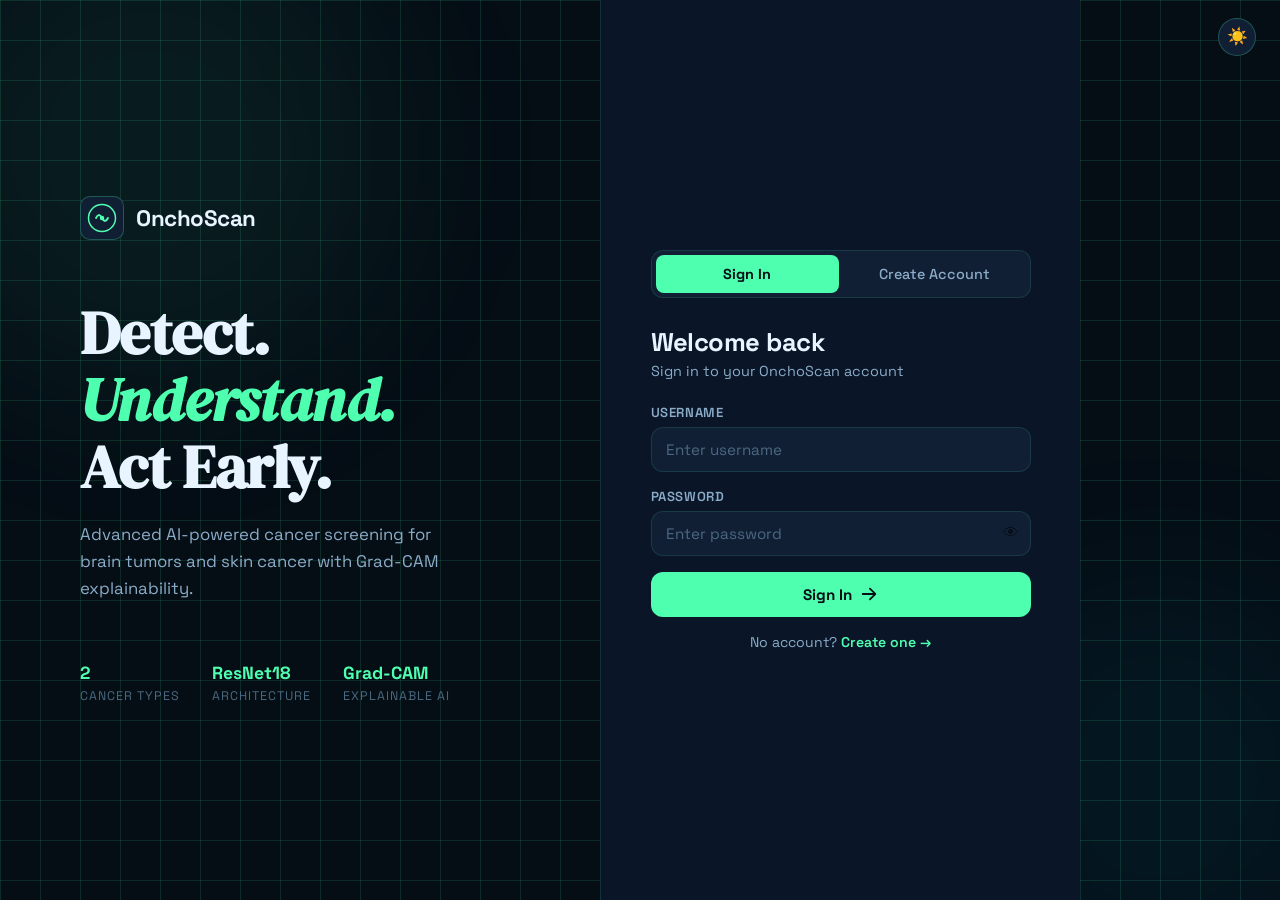
<file: login.html>
<!DOCTYPE html>
<html lang="en">
<head>
<script>
/* Prevent theme flash on load */
(function(){
  if(localStorage.getItem("oncho_theme")==="light")
    document.documentElement.classList.add("preload-light");
})();
</script>
<style>
html.preload-light body { background:#f2f8f5 !important; }
</style>
<meta charset="UTF-8">
<meta name="viewport" content="width=device-width, initial-scale=1.0">
<title>OnchoScan – AI Cancer Detection</title>
<link rel="preconnect" href="https://fonts.googleapis.com">
<link href="https://fonts.googleapis.com/css2?family=Space+Grotesk:wght@300;400;500;600;700&family=DM+Serif+Display:ital@0;1&display=swap" rel="stylesheet">
<link rel="stylesheet" href="style.css">
</head>
<body class="auth-page">

<div class="bg-grid"></div>
<div class="bg-orb orb1"></div>
<div class="bg-orb orb2"></div>

<div class="auth-wrapper">
  <button class="theme-toggle auth-theme-btn" id="themeToggle" type="button" title="Switch to light mode">☀️</button>

  <div class="auth-left">
    <div class="brand-mark">
      <div class="logo-icon"><svg viewBox="0 0 40 40" fill="none"><circle cx="20" cy="20" r="18" stroke="#4fffb0" stroke-width="2"/><path d="M12 20 Q16 12 20 20 Q24 28 28 20" stroke="#4fffb0" stroke-width="2.5" fill="none" stroke-linecap="round"/><circle cx="20" cy="20" r="3" fill="#4fffb0"/></svg></div>
      <span class="brand-name">OnchoScan</span>
    </div>
    <div class="auth-hero">
      <h1>Detect.<br><em>Understand.</em><br>Act Early.</h1>
      <p>Advanced AI-powered cancer screening for brain tumors and skin cancer with Grad-CAM explainability.</p>
    </div>
    <div class="auth-stats">
      <div class="stat"><span class="stat-num">2</span><span class="stat-label">Cancer Types</span></div>
      <div class="stat"><span class="stat-num">ResNet18</span><span class="stat-label">Architecture</span></div>
      <div class="stat"><span class="stat-num">Grad-CAM</span><span class="stat-label">Explainable AI</span></div>
    </div>
  </div>

  <div class="auth-right">
    <div class="auth-card">
      <div class="auth-tabs">
        <button type="button" class="auth-tab active" id="tabLogin">Sign In</button>
        <button type="button" class="auth-tab" id="tabRegister">Create Account</button>
      </div>

      <div id="loginForm" class="auth-form active">
        <h2>Welcome back</h2>
        <p class="form-sub">Sign in to your OnchoScan account</p>
        <div class="field-group"><label>Username</label><input type="text" id="loginUsername" placeholder="Enter username" class="inp" autocomplete="username"></div>
        <div class="field-group"><label>Password</label>
          <div class="inp-wrap"><input type="password" id="loginPassword" placeholder="Enter password" class="inp" autocomplete="current-password">
          <button type="button" class="eye-btn" id="eyeLogin">👁</button></div>
        </div>
        <div id="loginError" class="form-error hidden"></div>
        <button type="button" id="loginBtn" class="btn-primary"><span>Sign In</span><svg viewBox="0 0 20 20" fill="currentColor"><path fill-rule="evenodd" d="M10.293 3.293a1 1 0 011.414 0l6 6a1 1 0 010 1.414l-6 6a1 1 0 01-1.414-1.414L14.586 11H3a1 1 0 110-2h11.586l-4.293-4.293a1 1 0 010-1.414z" clip-rule="evenodd"/></svg></button>
        <p class="switch-hint">No account? <a id="goRegister">Create one →</a></p>
      </div>

      <div id="registerForm" class="auth-form">
        <h2>Create account</h2>
        <p class="form-sub">Join OnchoScan for free</p>
        <div class="field-group"><label>Full Name</label><input type="text" id="regFullName" placeholder="Dr. Jane Smith" class="inp"></div>
        <div class="field-group"><label>Email</label><input type="email" id="regEmail" placeholder="you@hospital.com" class="inp"></div>
        <div class="field-group"><label>Username</label><input type="text" id="regUsername" placeholder="Choose a username" class="inp" autocomplete="username"></div>
        <div class="field-group"><label>Password</label>
          <div class="inp-wrap"><input type="password" id="regPassword" placeholder="Min. 6 characters" class="inp" autocomplete="new-password">
          <button type="button" class="eye-btn" id="eyeReg">👁</button></div>
        </div>
        <div id="regError" class="form-error hidden"></div>
        <div id="regSuccess" class="form-success hidden"></div>
        <button type="button" id="registerBtn" class="btn-primary"><span>Create Account</span><svg viewBox="0 0 20 20" fill="currentColor"><path fill-rule="evenodd" d="M10.293 3.293a1 1 0 011.414 0l6 6a1 1 0 010 1.414l-6 6a1 1 0 01-1.414-1.414L14.586 11H3a1 1 0 110-2h11.586l-4.293-4.293a1 1 0 010-1.414z" clip-rule="evenodd"/></svg></button>
        <p class="switch-hint">Have an account? <a id="goLogin">Sign in →</a></p>
      </div>
    </div>
  </div>
</div>

<script>
const API = "https://onchoscan-api.onrender.com";

// If already logged in go straight to dashboard
if (localStorage.getItem("oncho_token")) {
  window.location.replace("/onchoscan/dashboard.html");
}

// Tab switching
document.getElementById("tabLogin").onclick    = function() { switchTab("login"); };
document.getElementById("tabRegister").onclick = function() { switchTab("register"); };
document.getElementById("goRegister").onclick  = function() { switchTab("register"); };
document.getElementById("goLogin").onclick     = function() { switchTab("login"); };

function switchTab(tab) {
  document.getElementById("tabLogin").classList.toggle("active",    tab === "login");
  document.getElementById("tabRegister").classList.toggle("active", tab === "register");
  document.getElementById("loginForm").classList.toggle("active",    tab === "login");
  document.getElementById("registerForm").classList.toggle("active", tab === "register");
  clearErrors();
}
function clearErrors() {
  ["loginError","regError","regSuccess"].forEach(function(id) {
    var el = document.getElementById(id);
    el.textContent = ""; el.classList.add("hidden");
  });
}
function showError(id, msg)   { var e = document.getElementById(id); e.textContent = msg; e.classList.remove("hidden"); }
function showSuccess(id, msg) { var e = document.getElementById(id); e.textContent = msg; e.classList.remove("hidden"); }

// Eye toggle
document.getElementById("eyeLogin").onclick = function() {
  var inp = document.getElementById("loginPassword");
  inp.type = inp.type === "password" ? "text" : "password";
  this.textContent = inp.type === "password" ? "👁" : "🙈";
};
document.getElementById("eyeReg").onclick = function() {
  var inp = document.getElementById("regPassword");
  inp.type = inp.type === "password" ? "text" : "password";
  this.textContent = inp.type === "password" ? "👁" : "🙈";
};

// LOGIN
document.getElementById("loginBtn").onclick = async function() {
  clearErrors();
  var username = document.getElementById("loginUsername").value.trim();
  var password = document.getElementById("loginPassword").value;
  if (!username || !password) { showError("loginError", "Please enter username and password."); return; }
  this.disabled = true;
  this.querySelector("span").textContent = "Signing in…";
  try {
    var body = new URLSearchParams();
    body.append("username", username);
    body.append("password", password);
    var res  = await fetch(API + "/login", { method:"POST", headers:{"Content-Type":"application/x-www-form-urlencoded"}, body: body });
    var data = await res.json();
    if (!res.ok) { showError("loginError", data.detail || "Login failed."); return; }
    localStorage.setItem("oncho_token", data.access_token);
    localStorage.setItem("oncho_user",  data.username);
    localStorage.setItem("oncho_name",  data.full_name || data.username);
    window.location.replace("/onchoscan/dashboard.html");
  } catch(e) {
    showError("loginError", "Cannot connect to server. Is it running?");
  }
  this.disabled = false;
  this.querySelector("span").textContent = "Sign In";
};

// REGISTER
document.getElementById("registerBtn").onclick = async function() {
  clearErrors();
  var full_name = document.getElementById("regFullName").value.trim();
  var email     = document.getElementById("regEmail").value.trim();
  var username  = document.getElementById("regUsername").value.trim();
  var password  = document.getElementById("regPassword").value;
  if (!username || !email || !password) { showError("regError", "Please fill all required fields."); return; }
  if (password.length < 6) { showError("regError", "Password must be at least 6 characters."); return; }
  this.disabled = true;
  this.querySelector("span").textContent = "Creating account…";
  try {
    var res  = await fetch(API + "/register", { method:"POST", headers:{"Content-Type":"application/json"}, body: JSON.stringify({username, email, password, full_name}) });
    var data = await res.json();
    if (!res.ok) { showError("regError", data.detail || "Registration failed."); return; }
    localStorage.setItem("oncho_token", data.access_token);
    localStorage.setItem("oncho_user",  data.username);
    localStorage.setItem("oncho_name",  data.full_name || data.username);
    localStorage.setItem("oncho_new_user", "1");  // triggers onboarding on first dashboard visit
    showSuccess("regSuccess", "Account created! Redirecting…");
    setTimeout(function() { window.location.replace("/onchoscan/dashboard.html"); }, 700);
  } catch(e) {
    showError("regError", "Cannot connect to server. Is it running?");
  }
  this.disabled = false;
  this.querySelector("span").textContent = "Create Account";
};
</script>
  <div id="toastContainer"></div>
  <script src="./features.js"></script>
</body>
</html>
</file>
<file: style.css>
/* ══════════════════════════════════════════════════════════════
   OnchoScan — Design System  |  Dark + Light Theme
   ══════════════════════════════════════════════════════════════ */

/* ── DARK THEME (default) ─────────────────────────────────── */
:root {
  --bg:          #050d15;
  --bg2:         #0a1628;
  --bg3:         #0f2040;
  --surface:     #111f35;
  --surface2:    #162840;
  --border:      rgba(79,255,176,0.12);
  --border2:     rgba(79,255,176,0.25);
  --accent:      #4fffb0;
  --accent2:     #00d4ff;
  --accent3:     #ff4f7b;
  --text:        #e8f4ff;
  --text2:       #8bacc8;
  --text3:       #4a6980;
  --high:        #ff4f7b;
  --medium:      #ffb84f;
  --low:         #4fffb0;
  --radius:      12px;
  --radius-lg:   20px;
  --shadow:      0 8px 32px rgba(0,0,0,0.4);
  --shadow-lg:   0 20px 60px rgba(0,0,0,0.6);
  --font:        'Space Grotesk', sans-serif;
  --serif:       'DM Serif Display', serif;
  /* theme-specific */
  --btn-fg:      #050d15;
  --nav-bg:      rgba(5,13,21,0.88);
  --notif-bg:    #0c1c30;
  --notif-bdr:   rgba(79,255,176,0.2);
  --notif-shad:  0 8px 32px rgba(0,0,0,.6),0 2px 8px rgba(0,0,0,.4);
  --np-sep:      rgba(255,255,255,.04);
  --np-hover:    rgba(255,255,255,.03);
  --np-unread:   rgba(79,255,176,.03);
  --np-fsep:     rgba(79,255,176,.06);
  --np-foot-c:   #2d4155;
  --np-ttl:      #e8f4ff;
  --np-time:     #4a6980;
  --np-sub:      #8bacc8;
  --np-dot-c:    #4fffb0;
  --toast-bg:    #0c1c30;
  --toast-bdr:   rgba(79,255,176,.18);
  --badge-bdr:   #050d15;
}

/* ── LIGHT THEME ──────────────────────────────────────────── */
body.light {
  --bg:          #f2f8f5;
  --bg2:         #e8f4ed;
  --bg3:         #d6ece0;
  --surface:     #ffffff;
  --surface2:    #f7faf8;
  --border:      rgba(0,150,80,0.14);
  --border2:     rgba(0,150,80,0.28);
  --accent:      #00904f;
  --accent2:     #007abf;
  --accent3:     #d63060;
  --text:        #0c1f14;
  --text2:       #2e5c3e;
  --text3:       #5a8870;
  --high:        #c8274d;
  --medium:      #b06800;
  --low:         #00904f;
  --shadow:      0 8px 32px rgba(0,0,0,0.10);
  --shadow-lg:   0 20px 60px rgba(0,0,0,0.14);
  /* theme-specific */
  --btn-fg:      #ffffff;
  --nav-bg:      rgba(242,248,245,0.92);
  --notif-bg:    #ffffff;
  --notif-bdr:   rgba(0,150,80,0.18);
  --notif-shad:  0 8px 32px rgba(0,0,0,.10),0 2px 8px rgba(0,0,0,.06);
  --np-sep:      rgba(0,0,0,.05);
  --np-hover:    rgba(0,0,0,.02);
  --np-unread:   rgba(0,150,80,.04);
  --np-fsep:     rgba(0,150,80,.08);
  --np-foot-c:   #5a8870;
  --np-ttl:      #0c1f14;
  --np-time:     #5a8870;
  --np-sub:      #2e5c3e;
  --np-dot-c:    #00904f;
  --toast-bg:    #ffffff;
  --toast-bdr:   rgba(0,150,80,.18);
  --badge-bdr:   #f2f8f5;
}

*, *::before, *::after { box-sizing: border-box; margin: 0; padding: 0; }
html { scroll-behavior: smooth; }

body {
  font-family: var(--font);
  background: var(--bg);
  color: var(--text);
  min-height: 100vh;
  -webkit-font-smoothing: antialiased;
  transition: background 0.25s, color 0.25s;
}

/* ── SCROLLBAR ── */
::-webkit-scrollbar { width: 6px; }
::-webkit-scrollbar-track { background: var(--bg); }
::-webkit-scrollbar-thumb { background: var(--border2); border-radius: 3px; }

/* ══════════════════════════════════════════════════════════════
   THEME TOGGLE BUTTON
   ══════════════════════════════════════════════════════════════ */
.theme-toggle {
  width: 38px; height: 38px;
  border-radius: 50%;
  background: var(--surface);
  border: 1.5px solid var(--border2);
  display: flex; align-items: center; justify-content: center;
  cursor: pointer;
  transition: border-color .2s, background .2s, transform .3s;
  flex-shrink: 0;
  outline: none;
  font-size: 1.05rem;
  line-height: 1;
  padding: 0;
}
.theme-toggle:hover {
  border-color: var(--accent);
  background: var(--bg3);
  transform: rotate(22deg);
}

/* ══════════════════════════════════════════════════════════════
   AUTH PAGE
   ══════════════════════════════════════════════════════════════ */
.auth-page { overflow: hidden; }

.bg-grid {
  position: fixed; inset: 0; z-index: 0;
  background-image:
    linear-gradient(var(--border) 1px, transparent 1px),
    linear-gradient(90deg, var(--border) 1px, transparent 1px);
  background-size: 40px 40px;
}

.bg-orb {
  position: fixed; border-radius: 50%;
  filter: blur(80px); z-index: 0; pointer-events: none;
}
.orb1 { width:500px;height:500px;background:rgba(79,255,176,0.06);top:-100px;left:-100px; }
.orb2 { width:400px;height:400px;background:rgba(0,212,255,0.05);bottom:-80px;right:-80px; }
.orb3 { width:300px;height:300px;background:rgba(255,79,123,0.04);top:50%;left:40%; }
body.light .orb1 { background: rgba(0,150,80,0.07); }
body.light .orb2 { background: rgba(0,122,191,0.06); }

.auth-wrapper { display:flex;min-height:100vh;position:relative;z-index:1; }

.auth-left {
  flex:1;display:flex;flex-direction:column;justify-content:center;
  padding:60px 80px;max-width:600px;
}

/* Auth page theme toggle — top-right corner */
.auth-theme-btn {
  position: fixed;
  top: 18px; right: 24px;
  z-index: 200;
}

.brand-mark { display:flex;align-items:center;gap:12px;margin-bottom:60px; }
.logo-icon {
  width:44px;height:44px;
  background:var(--surface);border:1px solid var(--border2);
  border-radius:10px;display:flex;align-items:center;justify-content:center;padding:6px;
}
.logo-icon.sm { width:36px;height:36px; }
.brand-name { font-size:1.4rem;font-weight:700;color:var(--text);letter-spacing:-0.02em; }

.auth-hero h1 {
  font-family:var(--serif);font-size:3.8rem;line-height:1.1;
  color:var(--text);margin-bottom:20px;letter-spacing:-0.01em;
}
.auth-hero h1 em { font-style:italic;color:var(--accent); }
.auth-hero p { font-size:1.05rem;color:var(--text2);line-height:1.6;max-width:380px; }

.auth-stats { display:flex;gap:32px;margin-top:60px; }
.stat { display:flex;flex-direction:column;gap:4px; }
.stat-num { font-size:1.1rem;font-weight:700;color:var(--accent); }
.stat-label { font-size:0.78rem;color:var(--text3);text-transform:uppercase;letter-spacing:0.08em; }

.auth-right {
  flex:0 0 480px;background:var(--bg2);border-left:1px solid var(--border);
  display:flex;align-items:center;justify-content:center;padding:40px;
}
.auth-card { width:100%;max-width:380px; }

.auth-tabs {
  display:flex;gap:4px;background:var(--surface);
  border-radius:var(--radius);padding:4px;margin-bottom:28px;border:1px solid var(--border);
}
.auth-tab {
  flex:1;padding:10px;border:none;border-radius:8px;
  background:transparent;color:var(--text2);
  font-family:var(--font);font-size:0.9rem;font-weight:500;cursor:pointer;transition:all 0.2s;
}
.auth-tab.active { background:var(--accent);color:var(--btn-fg);font-weight:700; }

.auth-form { display:none; }
.auth-form.active { display:block;animation:fadeUp 0.3s ease; }
.auth-form h2 { font-size:1.6rem;font-weight:700;color:var(--text);margin-bottom:4px;letter-spacing:-0.02em; }
.form-sub { font-size:0.9rem;color:var(--text2);margin-bottom:24px; }

.field-group { margin-bottom:16px; }
.field-group label {
  display:block;font-size:0.82rem;font-weight:600;
  color:var(--text2);margin-bottom:6px;text-transform:uppercase;letter-spacing:0.05em;
}
.inp {
  width:100%;padding:12px 14px;
  background:var(--surface);border:1px solid var(--border);
  border-radius:var(--radius);color:var(--text);
  font-family:var(--font);font-size:0.95rem;
  outline:none;transition:border-color 0.2s,box-shadow 0.2s;
}
.inp:focus { border-color:var(--accent);box-shadow:0 0 0 3px rgba(79,255,176,0.1); }
body.light .inp:focus { box-shadow:0 0 0 3px rgba(0,150,80,0.12); }
.inp::placeholder { color:var(--text3); }

.inp-wrap { position:relative; }
.inp-wrap .inp { padding-right:44px; }
.eye-btn {
  position:absolute;right:12px;top:50%;transform:translateY(-50%);
  background:none;border:none;cursor:pointer;font-size:1rem;opacity:0.5;transition:opacity 0.2s;
}
.eye-btn:hover { opacity:1; }

.form-error {
  background:rgba(255,79,123,0.10);border:1px solid rgba(255,79,123,0.3);
  border-radius:var(--radius);padding:10px 14px;color:var(--high);font-size:0.88rem;margin-bottom:14px;
}
body.light .form-error { background:rgba(200,39,77,0.07);border-color:rgba(200,39,77,0.25); }

.form-success {
  background:rgba(79,255,176,0.10);border:1px solid rgba(79,255,176,0.3);
  border-radius:var(--radius);padding:10px 14px;color:var(--accent);font-size:0.88rem;margin-bottom:14px;
}
body.light .form-success { background:rgba(0,150,80,0.08);border-color:rgba(0,150,80,0.25); }
.hidden { display:none !important; }

.btn-primary {
  display:flex;align-items:center;justify-content:center;gap:8px;
  width:100%;padding:13px 20px;
  background:var(--accent);color:var(--btn-fg);
  border:none;border-radius:var(--radius);
  font-family:var(--font);font-size:0.95rem;font-weight:700;
  cursor:pointer;transition:all 0.2s;text-decoration:none;
}
.btn-primary:hover {
  filter:brightness(1.08);transform:translateY(-1px);
  box-shadow:0 8px 24px rgba(79,255,176,0.25);
}
body.light .btn-primary:hover { box-shadow:0 8px 24px rgba(0,150,80,0.22); }
.btn-primary:active { transform:translateY(0); }
.btn-primary svg { width:18px;height:18px; }
.btn-primary.full { margin-top:8px; }

.switch-hint { text-align:center;font-size:0.88rem;color:var(--text2);margin-top:16px; }
.switch-hint a { color:var(--accent);cursor:pointer;font-weight:600; }

/* ══════════════════════════════════════════════════════════════
   NAVBAR
   ══════════════════════════════════════════════════════════════ */
.navbar {
  position:sticky;top:0;z-index:100;
  display:flex;align-items:center;gap:20px;
  padding:0 32px;height:64px;
  background:var(--nav-bg);
  backdrop-filter:blur(20px);
  border-bottom:1px solid var(--border);
  transition:background 0.25s, border-color 0.25s;
}

.nav-brand {
  display:flex;align-items:center;gap:10px;
  font-weight:700;font-size:1.15rem;color:var(--text);
  text-decoration:none;margin-right:auto;
}

.nav-links { display:flex;gap:4px; }
.nav-link {
  display:flex;align-items:center;gap:7px;
  padding:8px 14px;border-radius:8px;
  color:var(--text2);font-size:0.9rem;font-weight:500;
  text-decoration:none;transition:all 0.2s;
}
.nav-link svg { width:16px;height:16px; }
.nav-link:hover { color:var(--text);background:var(--surface); }
.nav-link.active { color:var(--accent);background:var(--bg3); }

.nav-user { display:flex;align-items:center;gap:10px;margin-left:20px; }
.user-avatar {
  width:32px;height:32px;border-radius:50%;
  background:linear-gradient(135deg,var(--accent),var(--accent2));
  display:flex;align-items:center;justify-content:center;
  font-size:0.85rem;font-weight:700;color:var(--btn-fg);
}
.nav-uname { font-size:0.88rem;font-weight:500;color:var(--text2); }

.btn-logout {
  padding:7px 14px;background:transparent;
  border:1px solid var(--border2);border-radius:8px;
  color:var(--text2);font-family:var(--font);font-size:0.82rem;
  cursor:pointer;transition:all 0.2s;
}
.btn-logout:hover { border-color:var(--high);color:var(--high); }

/* ══════════════════════════════════════════════════════════════
   MAIN LAYOUT
   ══════════════════════════════════════════════════════════════ */
.main-container { max-width:1200px;margin:0 auto;padding:40px 32px 80px; }

.page-hero { margin-bottom:40px; }
.page-hero h1 {
  font-family:var(--serif);font-size:2.8rem;font-weight:400;
  line-height:1.15;letter-spacing:-0.01em;
}
.page-hero h1 em { font-style:italic;color:var(--accent); }
.page-hero p { font-size:1rem;color:var(--text2);margin-top:8px; }

/* ══════════════════════════════════════════════════════════════
   CARDS
   ══════════════════════════════════════════════════════════════ */
.card {
  background:var(--surface);border:1px solid var(--border);
  border-radius:var(--radius-lg);padding:24px;
  transition:border-color 0.2s, background 0.25s;
}
.card:hover { border-color:var(--border2); }
.card-header { display:flex;align-items:center;justify-content:space-between;margin-bottom:20px; }
.card-header h3 { font-size:1.05rem;font-weight:700;color:var(--text); }
.card-sub { font-size:0.88rem;color:var(--text2);margin-bottom:16px; }

/* ══════════════════════════════════════════════════════════════
   PREDICT PAGE
   ══════════════════════════════════════════════════════════════ */
.predict-grid { display:grid;grid-template-columns:380px 1fr;gap:24px;align-items:start; }

.dropzone {
  border:2px dashed var(--border2);border-radius:var(--radius);
  padding:32px 16px;text-align:center;cursor:pointer;
  transition:all 0.2s;margin-bottom:20px;min-height:180px;
  display:flex;align-items:center;justify-content:center;
  position:relative;overflow:hidden;
}
.dropzone:hover { border-color:var(--accent);background:var(--bg3); }
.dropzone.drag-over { border-color:var(--accent);background:var(--bg3); }
.dz-icon { margin-bottom:12px; }
.dz-icon svg { width:48px;height:48px; }
.dz-label { font-size:0.95rem;color:var(--text2);margin-bottom:4px; }
.dz-label span { color:var(--accent);font-weight:600; }
.dz-hint { font-size:0.8rem;color:var(--text3); }
.dz-preview { width:100%;height:180px;object-fit:cover;border-radius:8px; }

.selector-row { display:grid;grid-template-columns:1fr 1fr;gap:10px;margin-bottom:16px; }
.selector-option {
  display:flex;align-items:center;gap:10px;
  padding:12px;border-radius:var(--radius);border:1.5px solid var(--border);
  cursor:pointer;transition:all 0.2s;
}
.selector-option:hover { border-color:var(--border2); }
.selector-option.active { border-color:var(--accent);background:var(--bg3); }
.selector-option strong { display:block;font-size:0.88rem;color:var(--text); }
.selector-option small { font-size:0.75rem;color:var(--text3); }
.sel-icon { font-size:1.5rem; }

.loading-bar { height:3px;background:var(--surface2);border-radius:2px;margin-top:12px;overflow:hidden; }
.lb-inner {
  height:100%;width:40%;
  background:linear-gradient(90deg,var(--accent),var(--accent2));
  border-radius:2px;animation:slide 1.2s ease-in-out infinite;
}
@keyframes slide { 0%{transform:translateX(-100%)} 100%{transform:translateX(350%)} }

.results-panel { display:grid;gap:16px; }
.result-prediction {
  font-family:var(--serif);font-size:2.2rem;font-weight:400;
  color:var(--accent);margin-bottom:12px;text-transform:capitalize;
}
.confidence-row { display:flex;justify-content:space-between;font-size:0.88rem;color:var(--text2);margin-bottom:8px; }
.conf-val { font-weight:700;color:var(--text); }
.conf-bar-wrap { height:8px;background:var(--bg3);border-radius:4px;overflow:hidden; }
.conf-bar {
  height:100%;border-radius:4px;
  background:linear-gradient(90deg,var(--accent),var(--accent2));
  transition:width 0.8s cubic-bezier(0.4,0,0.2,1);
}

.risk-badge { padding:4px 12px;border-radius:20px;font-size:0.78rem;font-weight:700;text-transform:uppercase;letter-spacing:0.05em; }
.risk-badge.high   { background:rgba(255,79,123,0.15);color:var(--high);border:1px solid rgba(255,79,123,0.3); }
.risk-badge.medium { background:rgba(255,184,79,0.15);color:var(--medium);border:1px solid rgba(255,184,79,0.3); }
.risk-badge.low    { background:rgba(79,255,176,0.15);color:var(--low);border:1px solid rgba(79,255,176,0.3); }
body.light .risk-badge.high   { background:rgba(200,39,77,0.09);border-color:rgba(200,39,77,0.25); }
body.light .risk-badge.medium { background:rgba(176,104,0,0.09);border-color:rgba(176,104,0,0.25); }
body.light .risk-badge.low    { background:rgba(0,150,80,0.09);border-color:rgba(0,150,80,0.25); }

.risk-gauge-wrap { display:flex;justify-content:center;margin-bottom:16px; }
.risk-gauge { width:200px;height:100px;position:relative;overflow:visible; }
.risk-gauge svg { width:100%; }

.diagnostic-text {
  font-size:0.92rem;color:var(--text2);line-height:1.6;
  padding:12px;background:var(--bg3);border-radius:var(--radius);border-left:3px solid var(--accent);
}

.prob-bars { display:flex;flex-direction:column;gap:10px; }
.prob-row { display:flex;align-items:center;gap:10px; }
.prob-label { font-size:0.82rem;color:var(--text2);min-width:90px;text-transform:capitalize; }
.prob-bar-wrap { flex:1;height:8px;background:var(--bg3);border-radius:4px;overflow:hidden; }
.prob-bar-fill { height:100%;border-radius:4px;background:linear-gradient(90deg,var(--accent2),var(--accent));transition:width 0.8s cubic-bezier(0.4,0,0.2,1); }
.prob-pct { font-size:0.82rem;color:var(--text);font-weight:600;min-width:42px;text-align:right; }

.heatmap-compare { display:flex;align-items:center;gap:12px; }
.heatmap-item { flex:1;text-align:center; }
.heatmap-item img { width:100%;border-radius:var(--radius);border:1px solid var(--border);display:block; }
.hm-label { display:block;font-size:0.78rem;color:var(--text3);margin-bottom:6px;text-transform:uppercase;letter-spacing:0.08em; }
.heatmap-divider { color:var(--accent);opacity:0.6;flex:0 0 24px; }
.heatmap-divider svg { width:24px;height:24px; }

.suggestions-list { list-style:none;display:flex;flex-direction:column;gap:8px; }
.suggestions-list li {
  display:flex;align-items:flex-start;gap:10px;
  font-size:0.9rem;color:var(--text2);line-height:1.5;
  padding:10px 12px;background:var(--bg3);border-radius:8px;
}
.suggestions-list li::before { content:"→";color:var(--accent);font-weight:700;flex-shrink:0; }

.btn-download {
  display:inline-flex;align-items:center;gap:8px;
  padding:12px 20px;background:var(--bg3);
  border:1.5px solid var(--border2);border-radius:var(--radius);
  color:var(--accent);font-family:var(--font);font-size:0.9rem;
  font-weight:600;text-decoration:none;transition:all 0.2s;margin-top:12px;
}
.btn-download:hover { background:var(--surface2);border-color:var(--accent);transform:translateY(-1px); }
.btn-download svg { width:18px;height:18px; }

/* ══════════════════════════════════════════════════════════════
   HISTORY PAGE
   ══════════════════════════════════════════════════════════════ */
.count-badge { padding:4px 10px;background:var(--bg3);border-radius:12px;font-size:0.8rem;color:var(--text2); }
.history-row { display:flex;align-items:center;gap:14px;padding:14px 0;border-bottom:1px solid var(--border); }
.history-row:last-child { border-bottom:none; }
.hist-icon { font-size:1.4rem; }
.hist-info { flex:1; }
.hist-info strong { display:block;font-size:0.95rem;color:var(--text);text-transform:capitalize; }
.hist-info small { font-size:0.8rem;color:var(--text3); }
.hist-conf { font-weight:700;color:var(--accent);font-size:0.95rem; }
.hist-download {
  padding:6px 12px;background:var(--bg3);border:1px solid var(--border);border-radius:8px;
  color:var(--accent2);font-size:0.82rem;text-decoration:none;transition:all 0.2s;
}
.hist-download:hover { border-color:var(--accent2); }
.risk-chip { padding:4px 10px;border-radius:12px;font-size:0.78rem;font-weight:700; }
.risk-chip.high   { background:rgba(255,79,123,0.12);color:var(--high); }
.risk-chip.medium { background:rgba(255,184,79,0.12);color:var(--medium); }
.risk-chip.low    { background:rgba(79,255,176,0.12);color:var(--low); }
body.light .risk-chip.high   { background:rgba(200,39,77,0.10); }
body.light .risk-chip.medium { background:rgba(176,104,0,0.10); }
body.light .risk-chip.low    { background:rgba(0,150,80,0.10); }

.empty-state { text-align:center;padding:60px 20px; }
.empty-icon { font-size:3rem;margin-bottom:12px; }
.empty-state p { color:var(--text2); }

/* ══════════════════════════════════════════════════════════════
   ABOUT PAGE
   ══════════════════════════════════════════════════════════════ */
.about-grid { display:grid;grid-template-columns:1fr 1fr;gap:20px; }
.about-card { display:flex;flex-direction:column;gap:12px; }
.about-icon { font-size:2rem; }
.about-card h3 { font-size:1.1rem;font-weight:700;color:var(--text); }
.about-card p { font-size:0.92rem;color:var(--text2);line-height:1.65; }

.model-row { display:flex;flex-direction:column;gap:10px; }
.model-chip { padding:12px;background:var(--bg3);border-radius:var(--radius);border:1px solid var(--border); }
.model-chip strong { display:block;font-size:0.9rem;color:var(--accent);margin-bottom:2px; }
.model-chip span { font-size:0.85rem;color:var(--text2);display:block; }
.model-chip small { font-size:0.78rem;color:var(--text3); }

.dataset-item { display:flex;gap:12px;align-items:flex-start;padding:12px;background:var(--bg3);border-radius:var(--radius); }
.dataset-item + .dataset-item { margin-top:8px; }
.ds-dot { width:10px;height:10px;border-radius:50%;flex-shrink:0;margin-top:4px; }
.ds-dot.brain { background:var(--accent2); }
.ds-dot.skin  { background:var(--accent); }
.dataset-item strong { font-size:0.88rem;color:var(--text);display:block;margin-bottom:2px; }
.dataset-item p { font-size:0.82rem;color:var(--text2);line-height:1.5; }

.pipeline { display:flex;align-items:center;flex-wrap:wrap;gap:6px;margin-bottom:14px; }
.pipe-step { padding:6px 12px;background:var(--bg3);border:1px solid var(--border2);border-radius:6px;font-size:0.82rem;font-weight:600;color:var(--accent); }
.pipe-arrow { color:var(--text3);font-size:0.9rem; }

.tech-stack { display:flex;flex-wrap:wrap;gap:8px; }
.tech-tag { padding:4px 10px;background:var(--bg3);border:1px solid var(--border2);border-radius:6px;font-size:0.78rem;color:var(--accent);font-weight:600; }

.disclaimer-card { grid-column:1/-1;background:rgba(255,79,123,0.04);border-color:rgba(255,79,123,0.2); }
body.light .disclaimer-card { background:rgba(200,39,77,0.04);border-color:rgba(200,39,77,0.18); }
.disclaimer-card p strong { color:var(--high); }

/* ══════════════════════════════════════════════════════════════
   FOOTER
   ══════════════════════════════════════════════════════════════ */
.footer { background:var(--bg2);border-top:1px solid var(--border);padding:32px 0; }
.footer-inner { max-width:1200px;margin:0 auto;padding:0 32px;display:flex;flex-direction:column;align-items:center;gap:8px; }
.footer-brand { display:flex;align-items:center;gap:10px;font-weight:700;color:var(--text);font-size:1rem; }
.footer-disclaimer { font-size:0.82rem;color:var(--text3);text-align:center; }
.footer-copy { font-size:0.78rem;color:var(--text3); }

/* ══════════════════════════════════════════════════════════════
   ANIMATIONS
   ══════════════════════════════════════════════════════════════ */
@keyframes fadeUp { from{opacity:0;transform:translateY(12px)} to{opacity:1;transform:translateY(0)} }
.card { animation:fadeUp 0.4s ease both; }

/* ══════════════════════════════════════════════════════════════
   RESPONSIVE
   ══════════════════════════════════════════════════════════════ */
@media (max-width:1024px) { .predict-grid { grid-template-columns:1fr; } }
@media (max-width:768px) {
  .auth-left { display:none; }
  .auth-right { flex:1;border-left:none; }
  .about-grid { grid-template-columns:1fr; }
  .main-container { padding:24px 16px 60px; }
  .navbar { padding:0 16px; }
  .nav-links { display:none; }
  .page-hero h1 { font-size:2rem; }
}

/* ═══════════════════════════════════════════
   NOTIFICATION BELL
   ═══════════════════════════════════════════ */
.notif-bell {
  position:relative;width:38px;height:38px;border-radius:50%;
  background:var(--surface);border:1.5px solid var(--border2);
  display:flex;align-items:center;justify-content:center;
  cursor:pointer;transition:border-color .2s,background .2s;flex-shrink:0;outline:none;
}
.notif-bell:hover { border-color:var(--accent);background:var(--bg3); }
.notif-bell svg { width:17px;height:17px;stroke:var(--text2);transition:stroke .2s; }
.notif-bell:hover svg { stroke:var(--accent); }

.notif-badge {
  position:absolute;top:-4px;right:-4px;
  min-width:17px;height:17px;padding:0 3px;
  background:#ff4f7b;border:2px solid var(--badge-bdr);
  border-radius:9px;font-size:.62rem;font-weight:800;color:#fff;
  display:none;align-items:center;justify-content:center;line-height:1;
}
.notif-badge.show { display:flex;animation:badgePop .3s cubic-bezier(.34,1.56,.64,1); }

/* ═══════════════════════════════════════════
   NOTIFICATION PANEL
   ═══════════════════════════════════════════ */
#npBack { display:none;position:fixed;inset:0;z-index:9998;background:transparent; }
#npBack.np-back-on { display:block; }

#npPanel {
  position:fixed;z-index:9999;width:360px;
  background:var(--notif-bg);
  border:1px solid var(--notif-bdr);
  border-radius:14px;
  box-shadow:var(--notif-shad);
  overflow:hidden;opacity:0;
  transform:translateY(-10px) scale(.97);pointer-events:none;
  transition:opacity .18s ease,transform .2s cubic-bezier(.34,1.2,.64,1),background .25s,border-color .25s;
}
#npPanel.np-open { opacity:1;transform:translateY(0) scale(1);pointer-events:all; }

#npArrow {
  position:absolute;top:-7px;left:20px;
  width:14px;height:14px;
  background:var(--notif-bg);
  border-top:1px solid var(--notif-bdr);
  border-left:1px solid var(--notif-bdr);
  transform:rotate(45deg);
  transition:background .25s,border-color .25s;
}

.np-head {
  display:flex;align-items:center;justify-content:space-between;
  padding:16px 16px 12px;border-bottom:1px solid var(--np-sep);
}
.np-h-title { font-size:.95rem;font-weight:700;color:var(--np-ttl);margin-bottom:2px; }
.np-h-sub   { font-size:.72rem;color:var(--np-time); }
.np-clr {
  font-size:.75rem;font-weight:600;color:var(--accent);
  background:none;border:none;cursor:pointer;padding:5px 9px;
  border-radius:6px;font-family:var(--font);transition:background .15s;
}
.np-clr:hover { background:var(--bg3); }

.np-items { max-height:370px;overflow-y:auto; }
.np-items::-webkit-scrollbar { width:3px; }
.np-items::-webkit-scrollbar-thumb { background:var(--border2);border-radius:2px; }

.np-empty { padding:40px 16px;text-align:center; }

.np-row {
  display:flex;align-items:flex-start;gap:11px;
  padding:13px 16px;border-bottom:1px solid var(--np-sep);
  transition:background .12s;position:relative;border-left:3px solid transparent;
}
.np-row:last-child { border-bottom:none; }
.np-row:hover      { background:var(--np-hover); }
.np-unread         { background:var(--np-unread); }

.np-ico { width:34px;height:34px;border-radius:10px;display:flex;align-items:center;justify-content:center;font-size:.95rem;flex-shrink:0; }
.np-txt  { flex:1;min-width:0; }
.np-top  { display:flex;justify-content:space-between;align-items:baseline;gap:6px;margin-bottom:3px; }
.np-ttl  { font-size:.83rem;font-weight:700;color:var(--np-ttl);white-space:nowrap;overflow:hidden;text-overflow:ellipsis; }
.np-time { font-size:.69rem;color:var(--np-time);flex-shrink:0; }
.np-sub  { font-size:.77rem;color:var(--np-sub);line-height:1.45;margin:0; }
.np-dot  { width:7px;height:7px;border-radius:50%;background:var(--np-dot-c);flex-shrink:0;margin-top:3px; }

.np-foot { padding:9px 16px;text-align:center;font-size:.68rem;color:var(--np-foot-c);border-top:1px solid var(--np-fsep); }

/* ═══════════════════════════════════════════
   TOAST
   ═══════════════════════════════════════════ */
#toastWrap {
  position:fixed;bottom:24px;right:24px;z-index:99999;
  display:flex;flex-direction:column;gap:9px;align-items:flex-end;pointer-events:none;
}
.ot {
  display:flex;align-items:flex-start;gap:10px;
  width:330px;padding:13px 14px;
  background:var(--toast-bg);
  border:1px solid var(--toast-bdr);
  border-radius:11px;box-shadow:var(--shadow);
  pointer-events:all;position:relative;overflow:hidden;
  animation:otIn .3s cubic-bezier(.34,1.56,.64,1) both;
  transition:background .25s,border-color .25s;
}
.ot.ot-out  { animation:otOut .22s ease forwards; }
.ot-success { border-left:3px solid var(--low); }
.ot-error   { border-left:3px solid var(--high); }
.ot-warning { border-left:3px solid var(--medium); }
.ot-info    { border-left:3px solid var(--accent2); }

.ot-icon  { font-size:1.1rem;flex-shrink:0;margin-top:1px; }
.ot-body  { flex:1;min-width:0; }
.ot-title { font-size:.86rem;font-weight:700;color:var(--text);margin-bottom:2px; }
.ot-msg   { font-size:.78rem;color:var(--text2);line-height:1.4; }
.ot-x {
  background:none;border:none;color:var(--text3);font-size:.88rem;
  cursor:pointer;padding:2px 3px;border-radius:4px;transition:color .15s;flex-shrink:0;line-height:1;
}
.ot-x:hover { color:var(--text); }

.ot-bar { position:absolute;bottom:0;left:0;height:2px;animation:otBar linear forwards; }
.ot-success .ot-bar { background:var(--low); }
.ot-error   .ot-bar { background:var(--high); }
.ot-warning .ot-bar { background:var(--medium); }
.ot-info    .ot-bar { background:var(--accent2); }

/* ═══════════════════════════════════════════
   KEYFRAMES
   ═══════════════════════════════════════════ */
@keyframes otIn    { from{opacity:0;transform:translateX(40px) scale(.94)} to{opacity:1;transform:translateX(0) scale(1)} }
@keyframes otOut   { from{opacity:1;transform:translateX(0);max-height:100px} to{opacity:0;transform:translateX(40px);max-height:0;padding:0;margin:0} }
@keyframes otBar   { from{width:100%} to{width:0} }
@keyframes badgePop{ from{transform:scale(.4);opacity:0} to{transform:scale(1);opacity:1} }
</file>
